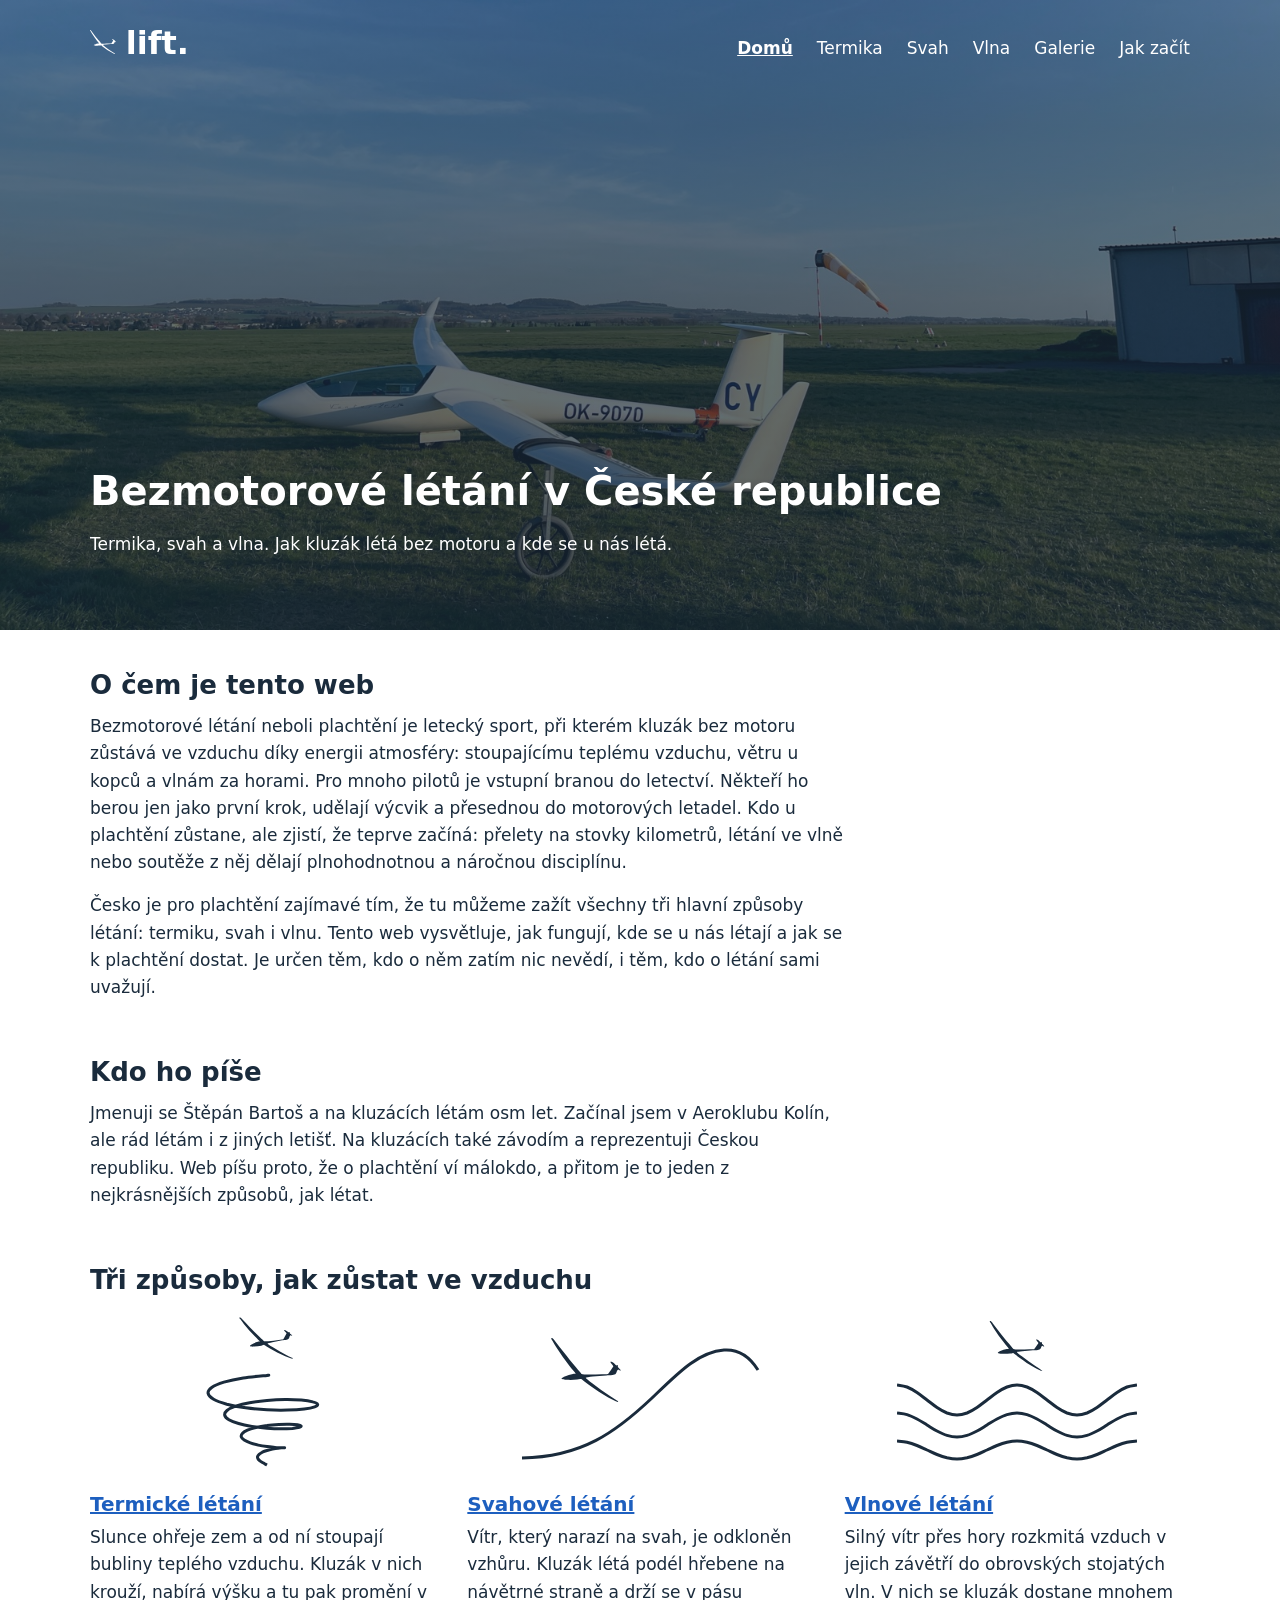
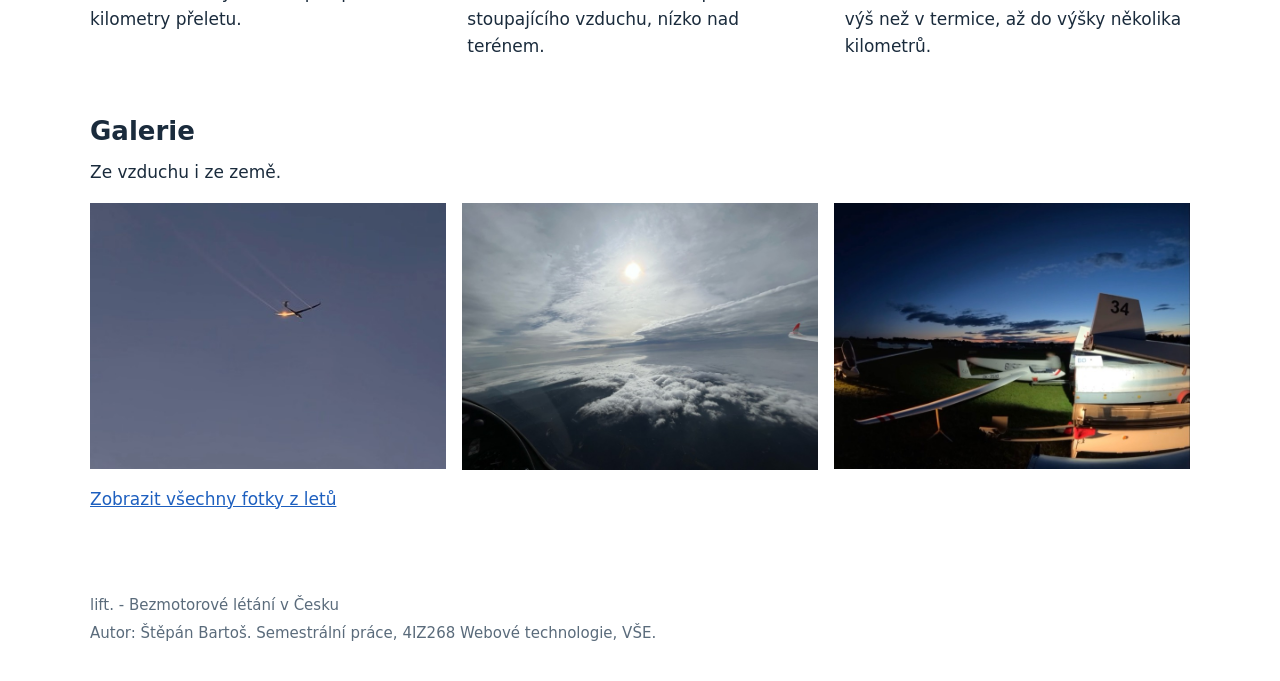
<file: index.html>
<!doctype html>
<html lang="cs">
<head>
  <meta charset="utf-8">
  <meta name="viewport" content="width=device-width, initial-scale=1">
  <title>Domů | lift.</title>
  <meta name="description" content="Osobní web plachtaře o bezmotorovém létání v Česku: termika, svah a vlna, první kroky k létání a zkušenosti z přeletů. Semestrální práce 4IZ268, VŠE.">
  <link rel="icon" href="favicon.png" type="image/png" sizes="32x32">
  <link rel="icon" href="favicon.svg" type="image/svg+xml">
  <link rel="stylesheet" href="css/style.css">
</head>
<body>
  <a href="#obsah">Přejít na obsah</a>

  <header id="uvod">
    <p><a href="index.html"><img src="img/logo.svg" alt="" width="37" height="34">lift.</a></p>
    <nav aria-label="Hlavní navigace">
      <ul>
        <li><a href="index.html" aria-current="page">Domů</a></li>
        <li><a href="termicke-letani.html">Termika</a></li>
        <li><a href="svahove-letani.html">Svah</a></li>
        <li><a href="vlnove-letani.html">Vlna</a></li>
        <li><a href="galerie.html">Galerie</a></li>
        <li><a href="jak-zacit.html">Jak začít</a></li>
      </ul>
    </nav>
    <hgroup>
      <h1 id="obsah">Bezmotorové létání v České republice</h1>
      <p>Termika, svah a vlna. Jak kluzák létá bez motoru a kde se u nás létá.</p>
    </hgroup>
  </header>

  <main>
    <section aria-labelledby="o-webu">
      <h2 id="o-webu">O čem je tento web</h2>
      <p>Bezmotorové létání neboli plachtění je letecký sport, při kterém kluzák bez motoru zůstává ve vzduchu díky energii atmosféry: stoupajícímu teplému vzduchu, větru u kopců a vlnám za horami. Pro mnoho pilotů je vstupní branou do letectví. Někteří ho berou jen jako první krok, udělají výcvik a přesednou do motorových letadel. Kdo u plachtění zůstane, ale zjistí, že teprve začíná: přelety na stovky kilometrů, létání ve vlně nebo soutěže z něj dělají plnohodnotnou a náročnou disciplínu.</p>
      <p>Česko je pro plachtění zajímavé tím, že tu můžeme zažít všechny tři hlavní způsoby létání: termiku, svah i vlnu. Tento web vysvětluje, jak fungují, kde se u nás létají a jak se k plachtění dostat. Je určen těm, kdo o něm zatím nic nevědí, i těm, kdo o létání sami uvažují.</p>
    </section>

    <section aria-labelledby="kdo-pise">
      <h2 id="kdo-pise">Kdo ho píše</h2>
      <p>Jmenuji se Štěpán Bartoš a na kluzácích létám osm let. Začínal jsem v Aeroklubu Kolín, ale rád létám i z jiných letišť. Na kluzácích také závodím a reprezentuji Českou republiku. Web píšu proto, že o plachtění ví málokdo, a přitom je to jeden z nejkrásnějších způsobů, jak létat.</p>
    </section>

    <section aria-labelledby="typy-letani">
      <h2 id="typy-letani">Tři způsoby, jak zůstat ve vzduchu</h2>

      <article aria-labelledby="typ-termika">
        <img src="img/ilustrace-termika.svg" alt="" width="240" height="160" loading="lazy">
        <h3 id="typ-termika"><a href="termicke-letani.html">Termické létání</a></h3>
        <p>Slunce ohřeje zem a od ní stoupají bubliny teplého vzduchu. Kluzák v nich krouží, nabírá výšku a tu pak promění v kilometry přeletu.</p>
      </article>

      <article aria-labelledby="typ-svah">
        <img src="img/ilustrace-svah.svg" alt="" width="240" height="160" loading="lazy">
        <h3 id="typ-svah"><a href="svahove-letani.html">Svahové létání</a></h3>
        <p>Vítr, který narazí na svah, je odkloněn vzhůru. Kluzák létá podél hřebene na návětrné straně a drží se v pásu stoupajícího vzduchu, nízko nad terénem.</p>
      </article>

      <article aria-labelledby="typ-vlna">
        <img src="img/ilustrace-vlna.svg" alt="" width="240" height="160" loading="lazy">
        <h3 id="typ-vlna"><a href="vlnove-letani.html">Vlnové létání</a></h3>
        <p>Silný vítr přes hory rozkmitá vzduch v jejich závětří do obrovských stojatých vln. V nich se kluzák dostane mnohem výš než v termice, až do výšky několika kilometrů.</p>
      </article>
    </section>

    <section aria-labelledby="galerie">
      <h2 id="galerie">Galerie</h2>
      <p>Ze vzduchu i ze země.</p>
      <ul>
        <li>
          <figure>
            <a href="galerie.html"><img src="img/nahledy/kluzak-ve-vecernim-svetle.jpg" alt="Galerie: kluzák vysoko na tmavnoucí večerní obloze, trup se leskne v posledním slunci." width="453" height="800" loading="lazy"></a>
          </figure>
        </li>
        <li>
          <figure>
            <a href="galerie.html"><img src="img/nahledy/slunce-nad-oblacnosti.jpg" alt="Galerie: slunce za závojem vysoké oblačnosti nad vrstvou bílých mraků, vpravo konec křídla a vlevo rám kabiny." width="800" height="600" loading="lazy"></a>
          </figure>
        </li>
        <li>
          <figure>
            <a href="galerie.html"><img src="img/nahledy/letiste-po-soumraku.jpg" alt="Galerie: kluzáky stojící na trávě za soumraku, v popředí ocasní plocha s číslem 34." width="800" height="703" loading="lazy"></a>
          </figure>
        </li>
      </ul>
      <p><a href="galerie.html">Zobrazit všechny fotky z letů</a></p>
    </section>
  </main>

  <footer>
    <p>lift. - Bezmotorové létání v Česku</p>
    <p>Autor: Štěpán Bartoš. Semestrální práce, 4IZ268 Webové technologie, VŠE.</p>
  </footer>
</body>
</html>
</file>
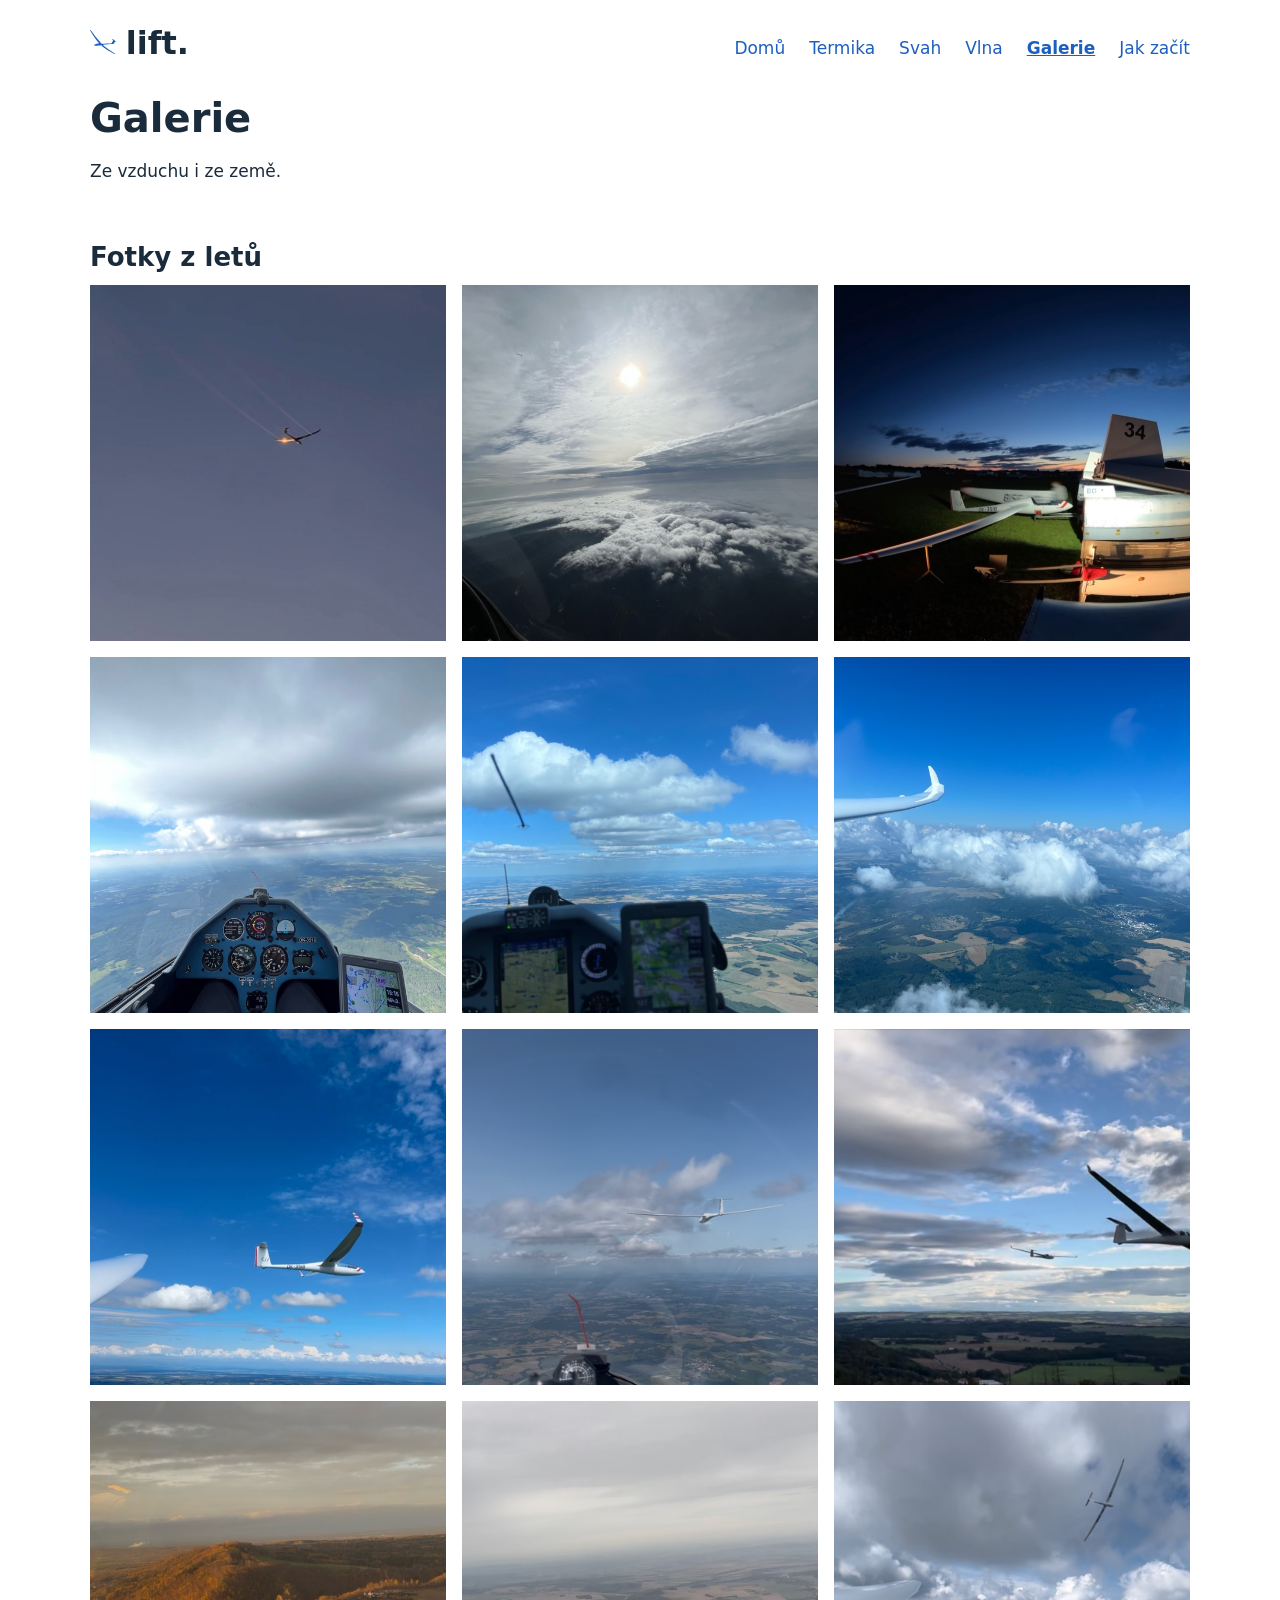
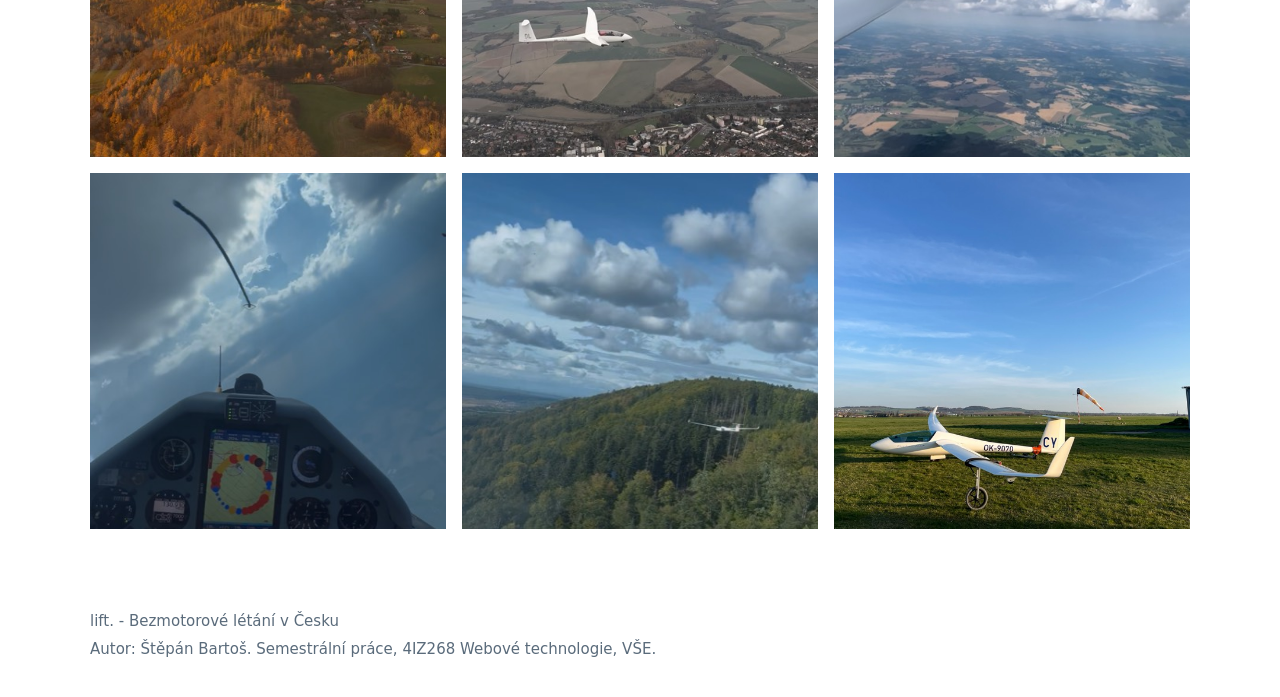
<file: galerie.html>
<!doctype html>
<html lang="cs">
<head>
  <meta charset="utf-8">
  <meta name="viewport" content="width=device-width, initial-scale=1">
  <title>Galerie | lift.</title>
  <meta name="description" content="Galerie fotek z bezmotorových letů nad Českem: výhledy z kokpitu, kluzák ve vzduchu, krajina a oblačnost při přeletech.">
  <link rel="icon" href="favicon.png" type="image/png" sizes="32x32">
  <link rel="icon" href="favicon.svg" type="image/svg+xml">
  <link rel="stylesheet" href="css/style.css">
</head>
<body>
  <a href="#obsah">Přejít na obsah</a>

  <header>
    <p><a href="index.html"><img src="img/logo.svg" alt="" width="37" height="34">lift.</a></p>
    <nav aria-label="Hlavní navigace">
      <ul>
        <li><a href="index.html">Domů</a></li>
        <li><a href="termicke-letani.html">Termika</a></li>
        <li><a href="svahove-letani.html">Svah</a></li>
        <li><a href="vlnove-letani.html">Vlna</a></li>
        <li><a href="galerie.html" aria-current="page">Galerie</a></li>
        <li><a href="jak-zacit.html">Jak začít</a></li>
      </ul>
    </nav>
  </header>

  <main id="obsah">
    <h1>Galerie</h1>
    <p>Ze vzduchu i ze země.</p>

    <section aria-labelledby="fotky">
      <h2 id="fotky">Fotky z letů</h2>
      <ul>
        <li>
          <figure>
            <a href="img/kluzak-ve-vecernim-svetle.jpg"><img src="img/nahledy/kluzak-ve-vecernim-svetle.jpg" alt="Kluzák vysoko na tmavnoucí večerní obloze, trup se leskne v posledním slunci." width="453" height="800" loading="lazy"></a>
          </figure>
        </li>
        <li>
          <figure>
            <a href="img/slunce-nad-oblacnosti.jpg"><img src="img/nahledy/slunce-nad-oblacnosti.jpg" alt="Slunce za závojem vysoké oblačnosti nad vrstvou bílých mraků, vpravo konec křídla a vlevo rám kabiny." width="800" height="600" loading="lazy"></a>
          </figure>
        </li>
        <li>
          <figure>
            <a href="img/letiste-po-soumraku.jpg"><img src="img/nahledy/letiste-po-soumraku.jpg" alt="Kluzáky stojící na trávě za soumraku, v popředí ocasní plocha s číslem 34." width="800" height="703" loading="lazy"></a>
          </figure>
        </li>
        <li>
          <figure>
            <a href="img/pristrojova-deska-za-letu.jpg"><img src="img/nahledy/pristrojova-deska-za-letu.jpg" alt="Výhled z kokpitu přes přístrojovou desku a navigaci na krajinu pod širokou vrstvou mraků." width="600" height="800" loading="lazy"></a>
          </figure>
        </li>
        <li>
          <figure>
            <a href="img/kokpit-s-oblacnosti.jpg"><img src="img/nahledy/kokpit-s-oblacnosti.jpg" alt="Pohled z kokpitu přes přístrojovou desku s navigací na kupovitou oblačnost nad rozlehlou krajinou." width="600" height="800" loading="lazy"></a>
          </figure>
        </li>
        <li>
          <figure>
            <a href="img/kridlo-nad-oblacnosti.jpg"><img src="img/nahledy/kridlo-nad-oblacnosti.jpg" alt="Konec křídla kluzáku nad kupovitou oblačností, pod ní lesy, pole a město." width="600" height="800" loading="lazy"></a>
          </figure>
        </li>
        <li>
          <figure>
            <a href="img/kluzak-na-modre-obloze.jpg"><img src="img/nahledy/kluzak-na-modre-obloze.jpg" alt="Bílý kluzák letí na sytě modré obloze s malou kupovitou oblačností, vlevo je křídlo kluzáku, ze kterého fotka vznikla." width="800" height="602" loading="lazy"></a>
          </figure>
        </li>
        <li>
          <figure>
            <a href="img/kluzak-pred-kokpitem.jpg"><img src="img/nahledy/kluzak-pred-kokpitem.jpg" alt="Před kokpitem letí další kluzák nad krajinou s poli a městy." width="455" height="800" loading="lazy"></a>
          </figure>
        </li>
        <li>
          <figure>
            <a href="img/dva-kluzaky-u-svahu.jpg"><img src="img/nahledy/dva-kluzaky-u-svahu.jpg" alt="Dva kluzáky letí nad zalesněným svahem pod oblohou s vrstvami mraků." width="800" height="454" loading="lazy"></a>
          </figure>
        </li>
        <li>
          <figure>
            <a href="img/podzimni-hreben.jpg"><img src="img/nahledy/podzimni-hreben.jpg" alt="Podzimně zbarvený zalesněný hřeben a vesnice pod ním ve večerním světle, viděné z kluzáku." width="455" height="800" loading="lazy"></a>
          </figure>
        </li>
        <li>
          <figure>
            <a href="img/kluzak-nad-mestem.jpg"><img src="img/nahledy/kluzak-nad-mestem.jpg" alt="Kluzák letí nad městem a poli pod šedou oblohou, vlevo nahoře je konec křídla." width="800" height="458" loading="lazy"></a>
          </figure>
        </li>
        <li>
          <figure>
            <a href="img/zatacka-pod-mraky.jpg"><img src="img/nahledy/zatacka-pod-mraky.jpg" alt="Kluzák v zatáčce pod šedými mraky, pod ním pole a stín oblaku na krajině." width="459" height="800" loading="lazy"></a>
          </figure>
        </li>
        <li>
          <figure>
            <a href="img/krouzeni-pod-mrakem.jpg"><img src="img/nahledy/krouzeni-pod-mrakem.jpg" alt="Pohled z kokpitu v náklonu na tmavé mraky, na displeji navigace je barevný kruh." width="455" height="800" loading="lazy"></a>
          </figure>
        </li>
        <li>
          <figure>
            <a href="img/kluzak-nad-hrebenem.jpg"><img src="img/nahledy/kluzak-nad-hrebenem.jpg" alt="Z kokpitu je vidět další kluzák letící nízko nad zalesněným hřebenem." width="385" height="800" loading="lazy"></a>
          </figure>
        </li>
        <li>
          <figure>
            <a href="img/kluzak-na-letisti.jpg"><img src="img/nahledy/kluzak-na-letisti.jpg" alt="Bílý kluzák OK-9070 stojí na travnaté ploše letiště, za ním větrný rukáv a hangár pod modrou oblohou." width="800" height="600" loading="lazy"></a>
          </figure>
        </li>
      </ul>
    </section>
  </main>

  <footer>
    <p>lift. - Bezmotorové létání v Česku</p>
    <p>Autor: Štěpán Bartoš. Semestrální práce, 4IZ268 Webové technologie, VŠE.</p>
  </footer>
</body>
</html>
</file>
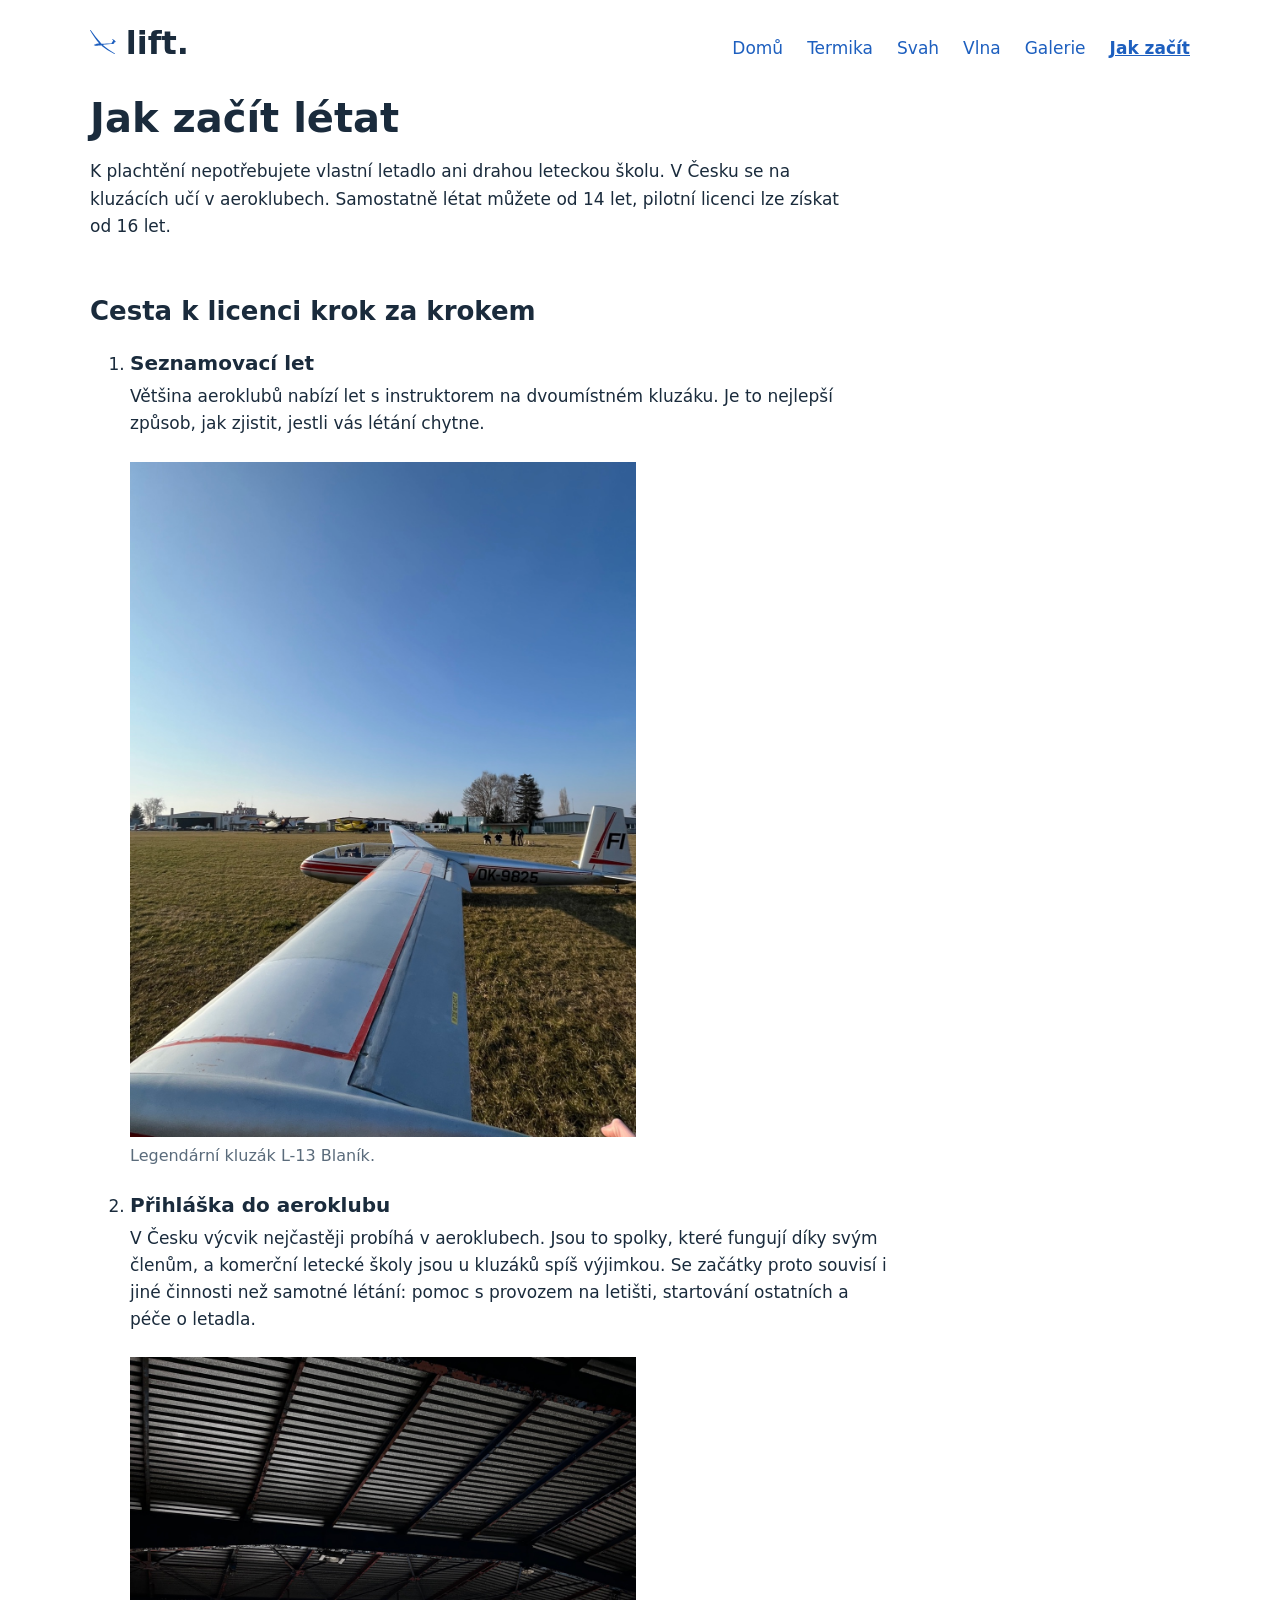
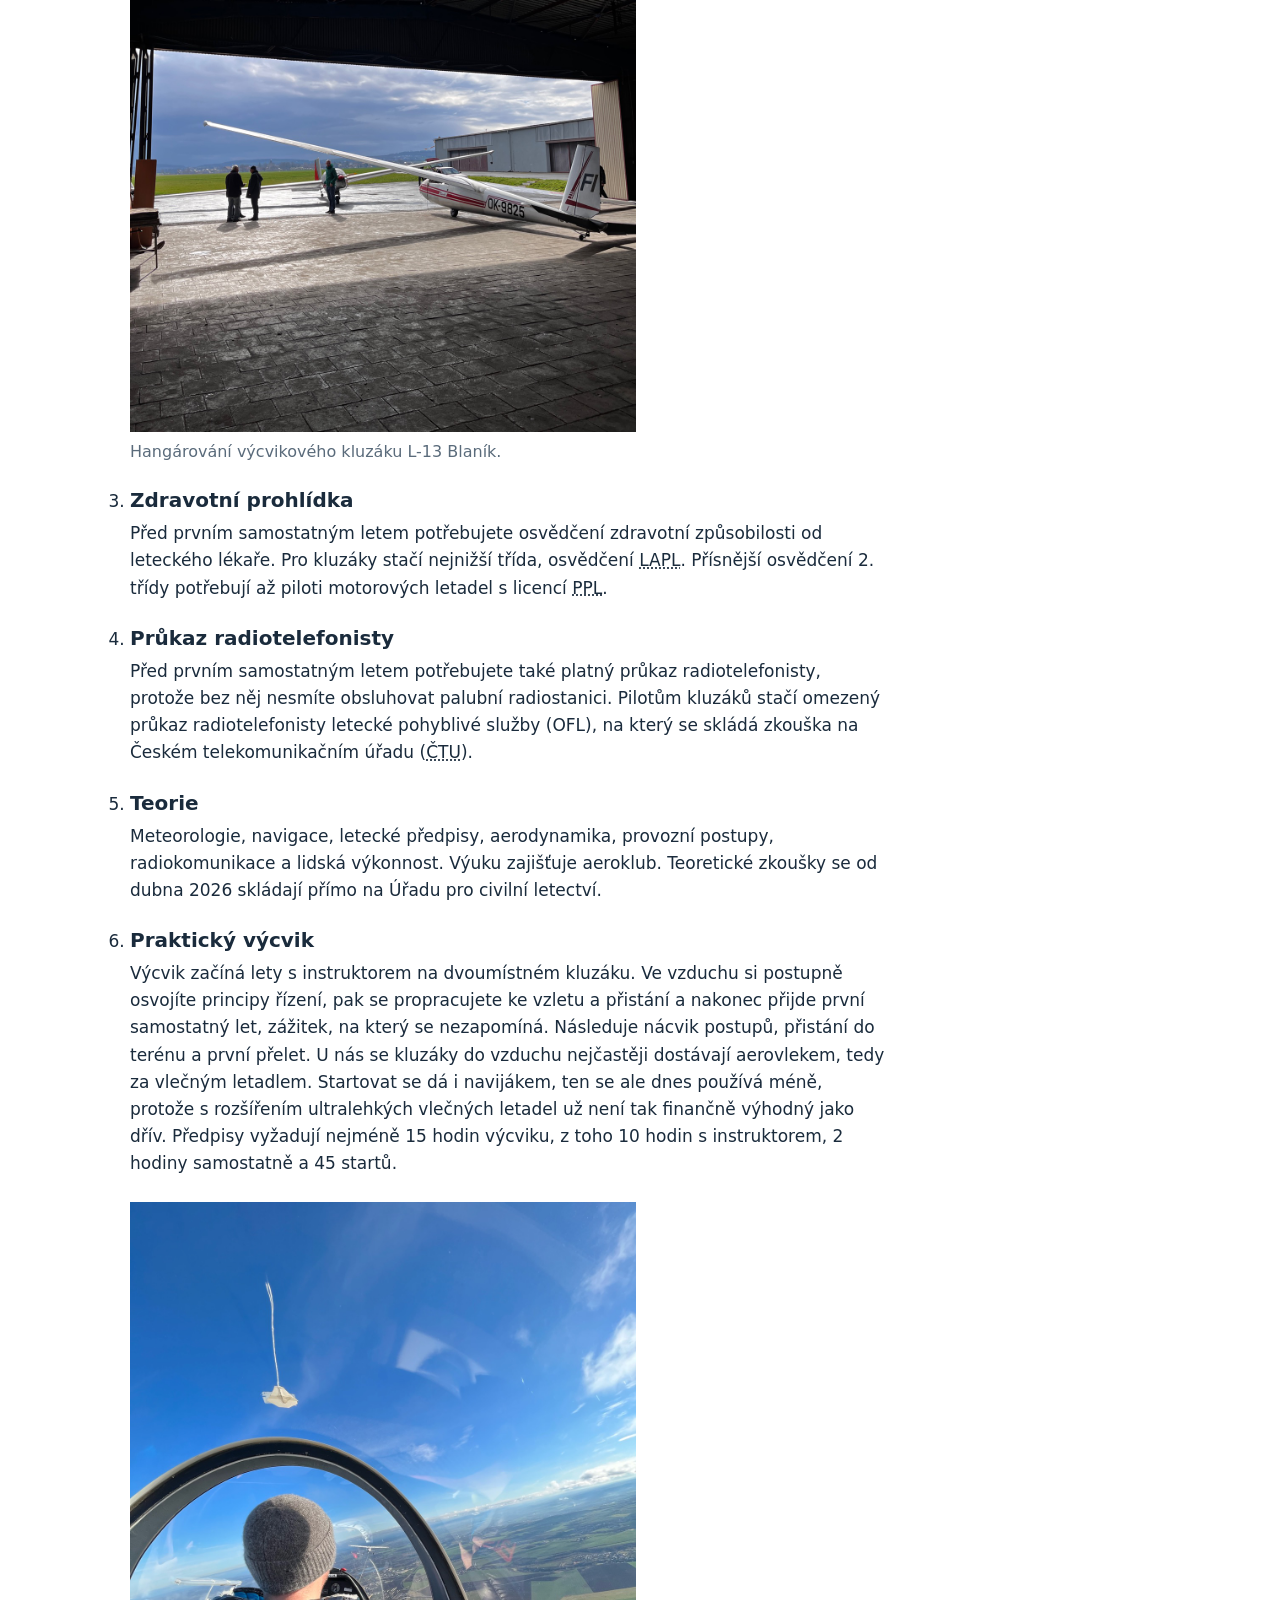
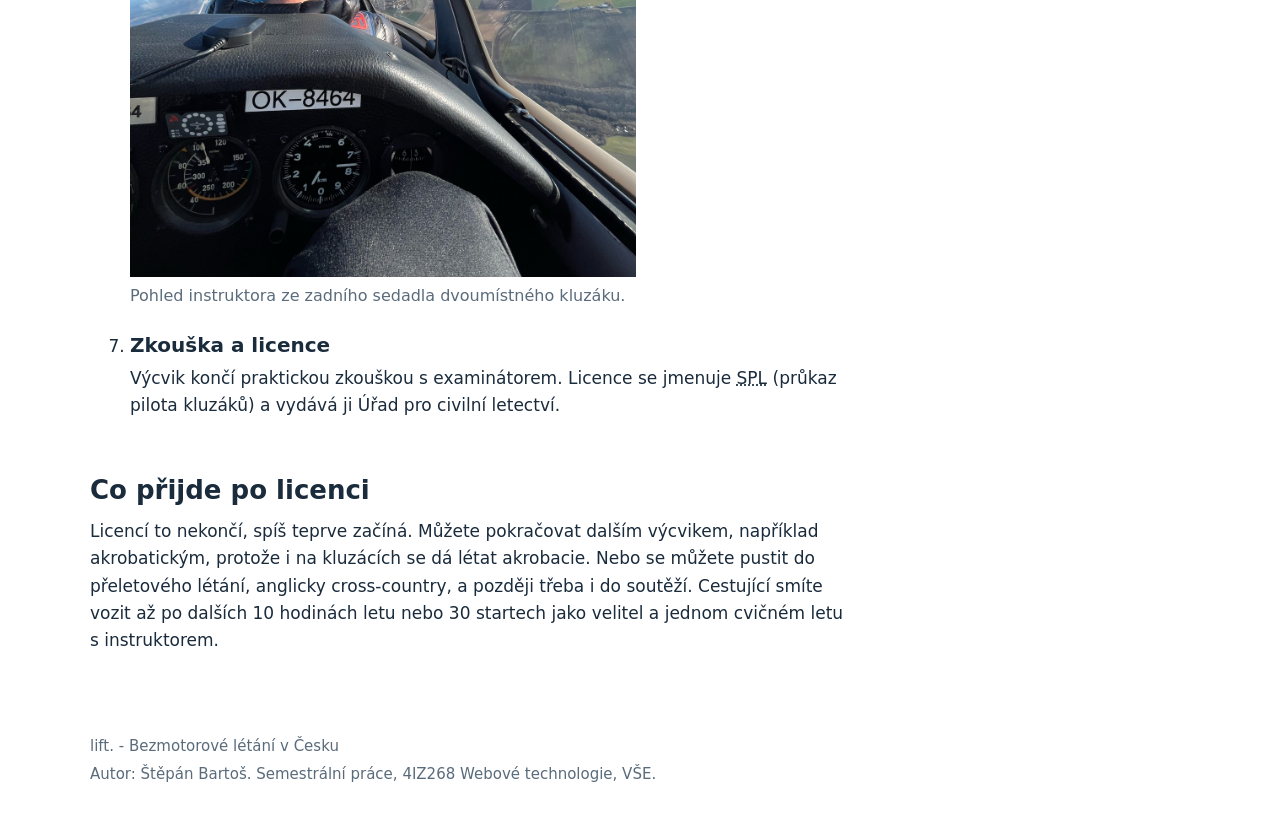
<file: jak-zacit.html>
<!doctype html>
<html lang="cs">
<head>
  <meta charset="utf-8">
  <meta name="viewport" content="width=device-width, initial-scale=1">
  <title>Jak začít létat | lift.</title>
  <meta name="description" content="Jak se stát plachtařem v Česku: výběr aeroklubu, průběh výcviku, pilotní licence a náklady na začátek.">
  <link rel="icon" href="favicon.png" type="image/png" sizes="32x32">
  <link rel="icon" href="favicon.svg" type="image/svg+xml">
  <link rel="stylesheet" href="css/style.css">
</head>
<body>
  <a href="#obsah">Přejít na obsah</a>

  <header>
    <p><a href="index.html"><img src="img/logo.svg" alt="" width="37" height="34">lift.</a></p>
    <nav aria-label="Hlavní navigace">
      <ul>
        <li><a href="index.html">Domů</a></li>
        <li><a href="termicke-letani.html">Termika</a></li>
        <li><a href="svahove-letani.html">Svah</a></li>
        <li><a href="vlnove-letani.html">Vlna</a></li>
        <li><a href="galerie.html">Galerie</a></li>
        <li><a href="jak-zacit.html" aria-current="page">Jak začít</a></li>
      </ul>
    </nav>
  </header>

  <main id="obsah">
    <h1>Jak začít létat</h1>
    <p>K plachtění nepotřebujete vlastní letadlo ani drahou leteckou školu. V Česku se na kluzácích učí v aeroklubech. Samostatně létat můžete od 14 let, pilotní licenci lze získat od 16 let.</p>
    <section aria-labelledby="kroky">
      <h2 id="kroky">Cesta k licenci krok za krokem</h2>
      <ol>
        <li>
          <h3>Seznamovací let</h3>
          <p>Většina aeroklubů nabízí let s instruktorem na dvoumístném kluzáku. Je to nejlepší způsob, jak zjistit, jestli vás létání chytne.</p>
          <figure>
            <img src="img/kluzak-na-trave.jpg" alt="Stříbrný kluzák OK-9825 s červenými pruhy stojí na trávě letiště, v popředí je jeho křídlo." width="1199" height="1600" loading="lazy">
            <figcaption>Legendární kluzák L-13 Blaník.</figcaption>
          </figure>
        </li>
        <li>
          <h3>Přihláška do aeroklubu</h3>
          <p>V Česku výcvik nejčastěji probíhá v aeroklubech. Jsou to spolky, které fungují díky svým členům, a komerční letecké školy jsou u kluzáků spíš výjimkou. Se začátky proto souvisí i jiné činnosti než samotné létání: pomoc s provozem na letišti, startování ostatních a péče o letadla.</p>
          <figure>
            <img src="img/kluzak-u-hangaru.jpg" alt="Pohled z hangáru na kluzák OK-9825 a skupinu lidí na ploše před hangárem pod zataženou oblohou." width="1200" height="1600" loading="lazy">
            <figcaption>Hangárování výcvikového kluzáku L-13 Blaník.</figcaption>
          </figure>
        </li>
        <li>
          <h3>Zdravotní prohlídka</h3>
          <p>Před prvním samostatným letem potřebujete osvědčení zdravotní způsobilosti od leteckého lékaře. Pro kluzáky stačí nejnižší třída, osvědčení <abbr title="Light Aircraft Pilot Licence">LAPL</abbr>. Přísnější osvědčení 2. třídy potřebují až piloti motorových letadel s licencí <abbr title="Private Pilot Licence">PPL</abbr>.</p>
        </li>
        <li>
          <h3>Průkaz radiotelefonisty</h3>
          <p>Před prvním samostatným letem potřebujete také platný průkaz radiotelefonisty, protože bez něj nesmíte obsluhovat palubní radiostanici. Pilotům kluzáků stačí omezený průkaz radiotelefonisty letecké pohyblivé služby (OFL), na který se skládá zkouška na Českém telekomunikačním úřadu (<abbr title="Český telekomunikační úřad">ČTU</abbr>).</p>
        </li>
        <li>
          <h3>Teorie</h3>
          <p>Meteorologie, navigace, letecké předpisy, aerodynamika, provozní postupy, radiokomunikace a lidská výkonnost. Výuku zajišťuje aeroklub. Teoretické zkoušky se od dubna 2026 skládají přímo na Úřadu pro civilní letectví.</p>
        </li>
        <li>
          <h3>Praktický výcvik</h3>
          <p>Výcvik začíná lety s instruktorem na dvoumístném kluzáku. Ve vzduchu si postupně osvojíte principy řízení, pak se propracujete ke vzletu a přistání a nakonec přijde první samostatný let, zážitek, na který se nezapomíná. Následuje nácvik postupů, přistání do terénu a první přelet. U nás se kluzáky do vzduchu nejčastěji dostávají aerovlekem, tedy za vlečným letadlem. Startovat se dá i navijákem, ten se ale dnes používá méně, protože s rozšířením ultralehkých vlečných letadel už není tak finančně výhodný jako dřív. Předpisy vyžadují nejméně 15 hodin výcviku, z toho 10 hodin s instruktorem, 2 hodiny samostatně a 45 startů.</p>
          <figure>
            <img src="img/vyhled-ze-zadniho-sedadla.jpg" alt="Výhled ze zadního sedadla dvoumístného kluzáku na osobu v čepici, přístroje a krajinu pod kluzákem." width="1200" height="1600" loading="lazy">
            <figcaption>Pohled instruktora ze zadního sedadla dvoumístného kluzáku.</figcaption>
          </figure>
        </li>
        <li>
          <h3>Zkouška a licence</h3>
          <p>Výcvik končí praktickou zkouškou s examinátorem. Licence se jmenuje <abbr title="Sailplane Pilot Licence">SPL</abbr> (průkaz pilota kluzáků) a vydává ji Úřad pro civilní letectví.</p>
        </li>
      </ol>
    </section>

    <section aria-labelledby="po-licenci">
      <h2 id="po-licenci">Co přijde po licenci</h2>
      <p>Licencí to nekončí, spíš teprve začíná. Můžete pokračovat dalším výcvikem, například akrobatickým, protože i na kluzácích se dá létat akrobacie. Nebo se můžete pustit do přeletového létání, anglicky cross-country, a později třeba i do soutěží. Cestující smíte vozit až po dalších 10 hodinách letu nebo 30 startech jako velitel a jednom cvičném letu s instruktorem.</p>
    </section>
  </main>

  <footer>
    <p>lift. - Bezmotorové létání v Česku</p>
    <p>Autor: Štěpán Bartoš. Semestrální práce, 4IZ268 Webové technologie, VŠE.</p>
  </footer>
</body>
</html>
</file>
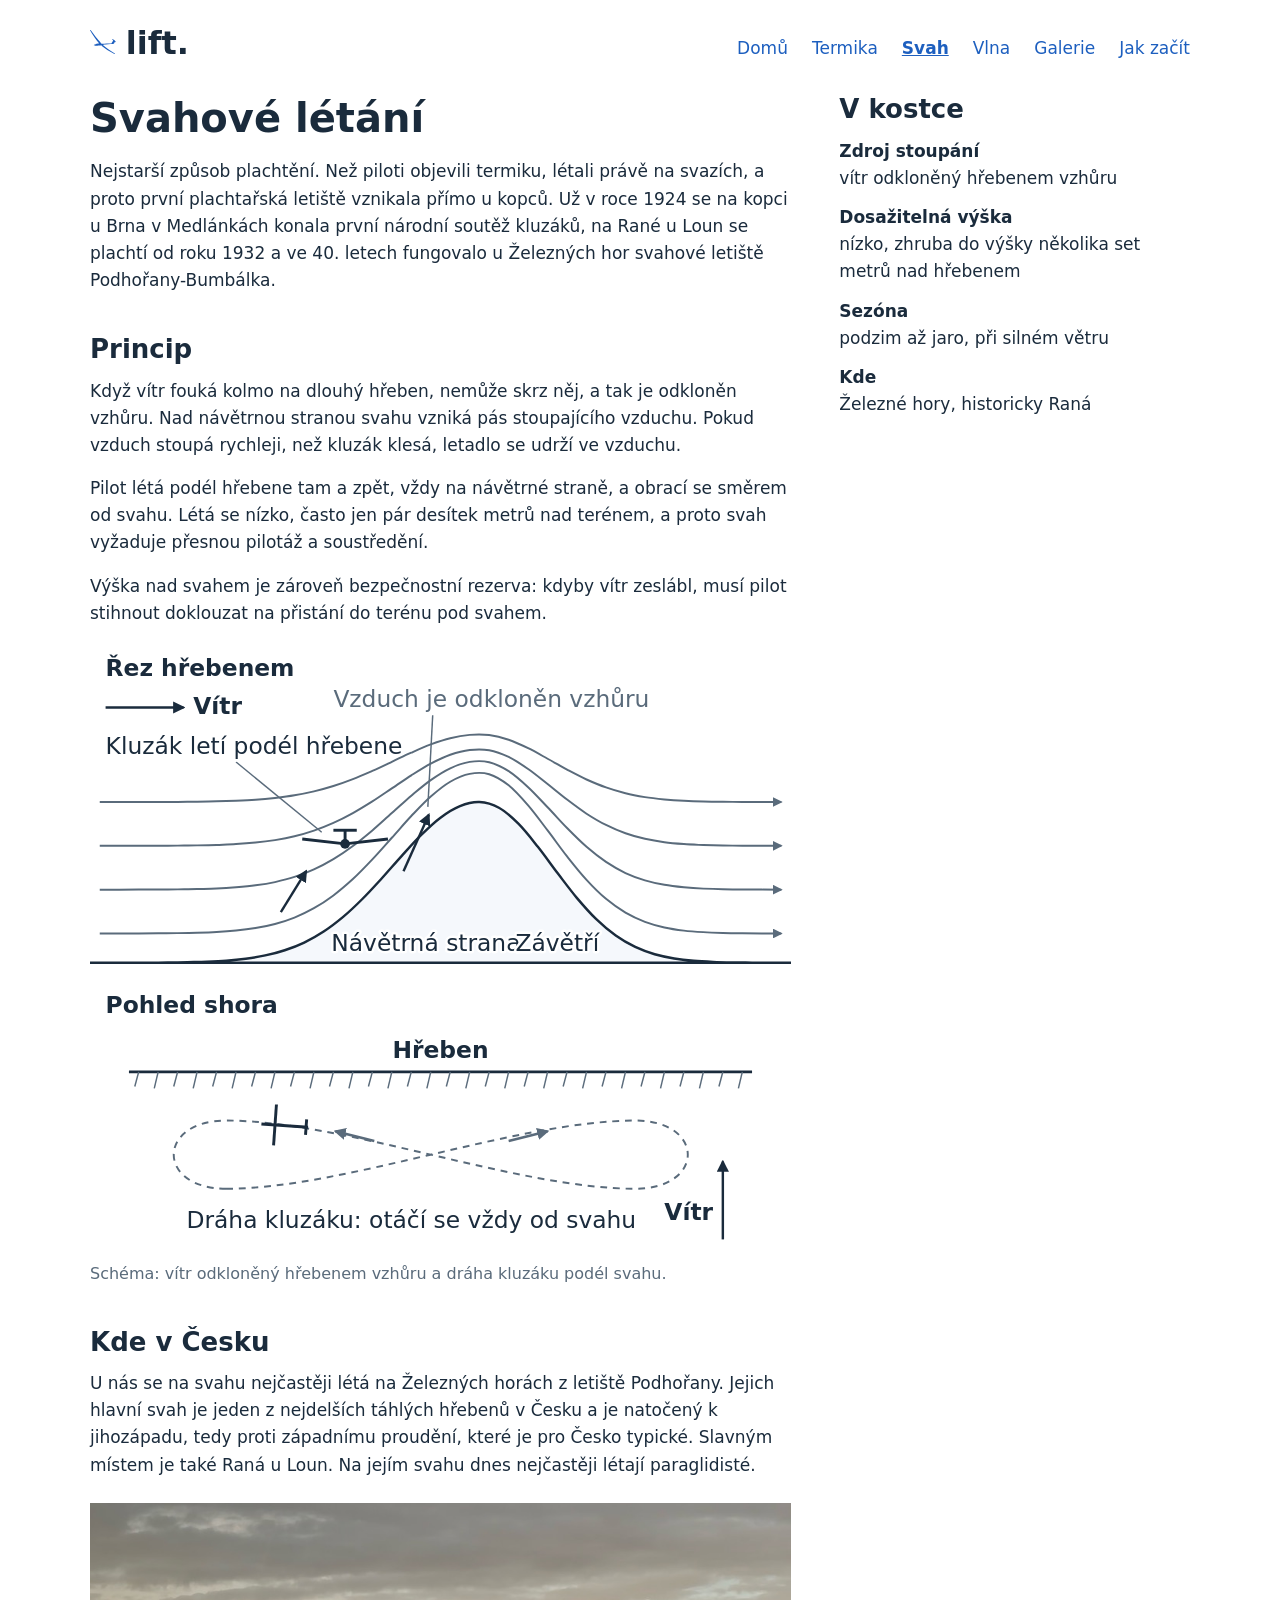
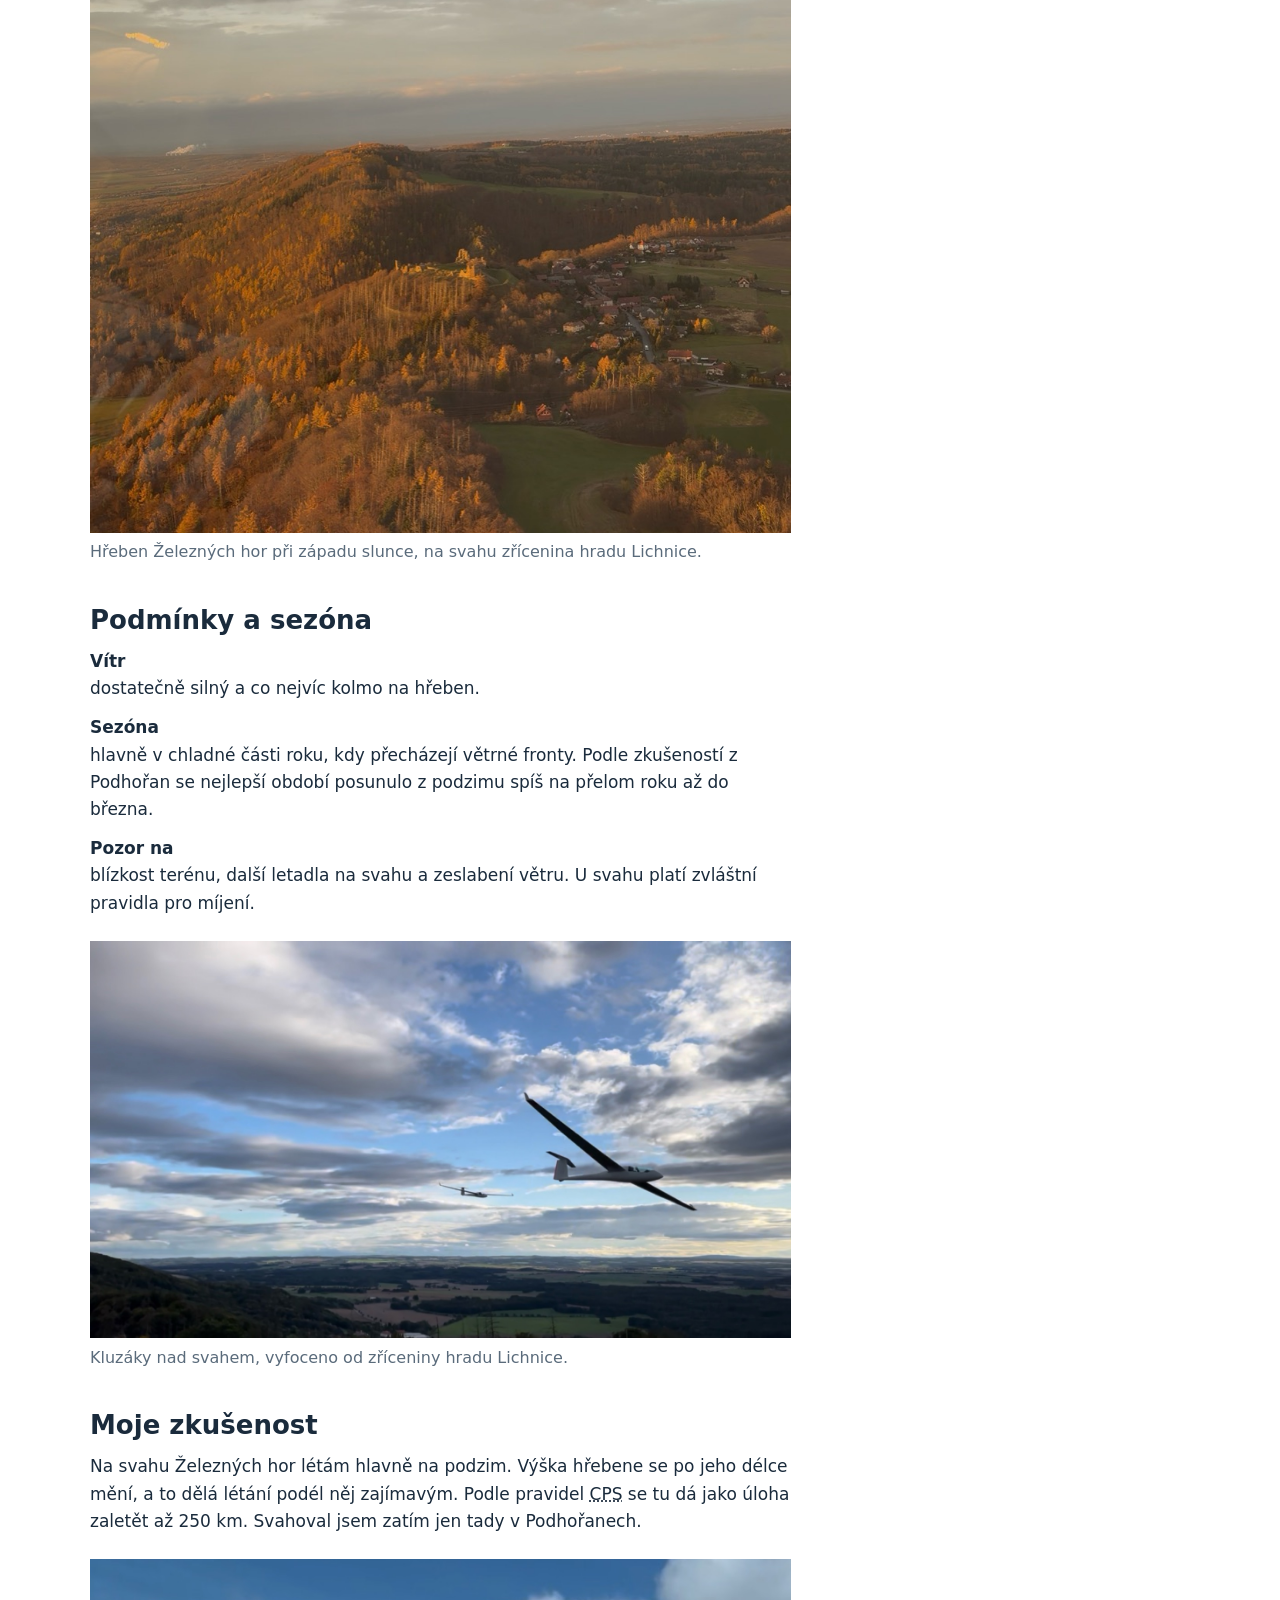
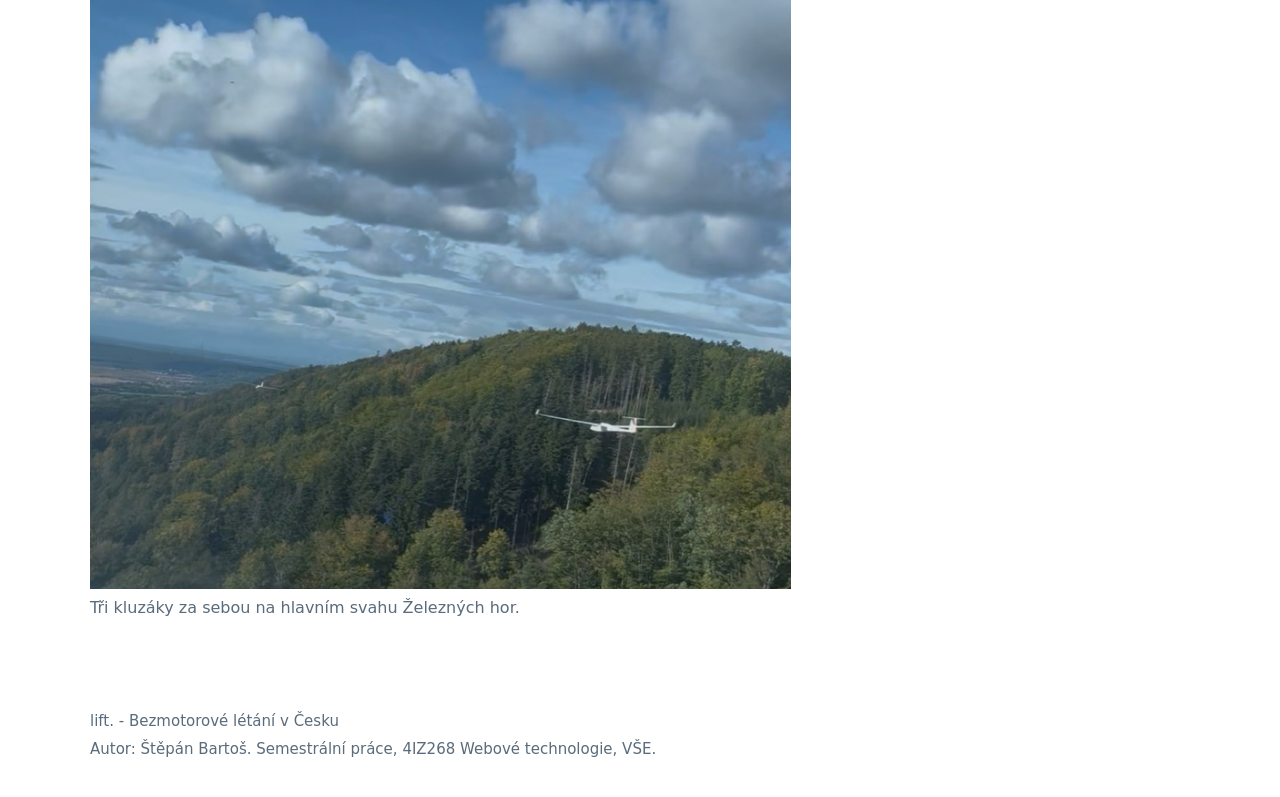
<file: svahove-letani.html>
<!doctype html>
<html lang="cs">
<head>
  <meta charset="utf-8">
  <meta name="viewport" content="width=device-width, initial-scale=1">
  <title>Svahové létání | lift.</title>
  <meta name="description" content="Jak kluzák využívá vítr obtékající svah, kde se v Česku svahově létá, jaké podmínky k tomu patří a osobní zkušenosti plachtaře.">
  <link rel="icon" href="favicon.png" type="image/png" sizes="32x32">
  <link rel="icon" href="favicon.svg" type="image/svg+xml">
  <link rel="stylesheet" href="css/style.css">
</head>
<body>
  <a href="#obsah">Přejít na obsah</a>

  <header>
    <p><a href="index.html"><img src="img/logo.svg" alt="" width="37" height="34">lift.</a></p>
    <nav aria-label="Hlavní navigace">
      <ul>
        <li><a href="index.html">Domů</a></li>
        <li><a href="termicke-letani.html">Termika</a></li>
        <li><a href="svahove-letani.html" aria-current="page">Svah</a></li>
        <li><a href="vlnove-letani.html">Vlna</a></li>
        <li><a href="galerie.html">Galerie</a></li>
        <li><a href="jak-zacit.html">Jak začít</a></li>
      </ul>
    </nav>
  </header>

  <main id="obsah">
    <article>
      <h1>Svahové létání</h1>
      <p>Nejstarší způsob plachtění. Než piloti objevili termiku, létali právě na svazích, a proto první plachtařská letiště vznikala přímo u kopců. Už v roce 1924 se na kopci u Brna v Medlánkách konala první národní soutěž kluzáků, na Rané u Loun se plachtí od roku 1932 a ve 40. letech fungovalo u Železných hor svahové letiště Podhořany-Bumbálka.</p>

      <section aria-labelledby="princip">
        <h2 id="princip">Princip</h2>
        <p>Když vítr fouká kolmo na dlouhý hřeben, nemůže skrz něj, a tak je odkloněn vzhůru. Nad návětrnou stranou svahu vzniká pás stoupajícího vzduchu. Pokud vzduch stoupá rychleji, než kluzák klesá, letadlo se udrží ve vzduchu.</p>
        <p>Pilot létá podél hřebene tam a zpět, vždy na návětrné straně, a obrací se směrem od svahu. Létá se nízko, často jen pár desítek metrů nad terénem, a proto svah vyžaduje přesnou pilotáž a soustředění.</p>
        <p>Výška nad svahem je zároveň bezpečnostní rezerva: kdyby vítr zeslábl, musí pilot stihnout doklouzat na přistání do terénu pod svahem.</p>
        <figure>
          <img src="img/schema-svah.svg" alt="Schéma svahu ve dvou pohledech. V řezu vítr naráží na hřeben a je odkloněn vzhůru, kluzák letí nad návětrnou stranou. Při pohledu shora létá podél hřebene ve tvaru osmičky a otáčí se vždy od svahu." width="720" height="620" loading="lazy">
          <figcaption>Schéma: vítr odkloněný hřebenem vzhůru a dráha kluzáku podél svahu.</figcaption>
        </figure>
      </section>

      <section aria-labelledby="kde">
        <h2 id="kde">Kde v Česku</h2>
        <p>U nás se na svahu nejčastěji létá na Železných horách z letiště Podhořany. Jejich hlavní svah je jeden z nejdelších táhlých hřebenů v Česku a je natočený k jihozápadu, tedy proti západnímu proudění, které je pro Česko typické. Slavným místem je také Raná u Loun. Na jejím svahu dnes nejčastěji létají paraglidisté.</p>
        <figure>
          <img src="img/podzimni-hreben.jpg" alt="Podzimně zbarvený zalesněný hřeben Železných hor se zříceninou hradu na svahu a vesnicí pod ním ve večerním světle, viděný z kluzáku." width="910" height="1600" loading="lazy">
          <figcaption>Hřeben Železných hor při západu slunce, na svahu zřícenina hradu Lichnice.</figcaption>
        </figure>
      </section>

      <section aria-labelledby="podminky">
        <h2 id="podminky">Podmínky a sezóna</h2>
        <dl>
          <dt>Vítr</dt>
          <dd>dostatečně silný a co nejvíc kolmo na hřeben.</dd>
          <dt>Sezóna</dt>
          <dd>hlavně v chladné části roku, kdy přecházejí větrné fronty. Podle zkušeností z Podhořan se nejlepší období posunulo z podzimu spíš na přelom roku až do března.</dd>
          <dt>Pozor na</dt>
          <dd>blízkost terénu, další letadla na svahu a zeslabení větru. U svahu platí zvláštní pravidla pro míjení.</dd>
        </dl>
        <figure>
          <img src="img/dva-kluzaky-u-svahu.jpg" alt="Dva kluzáky letí nad zalesněným svahem pod oblohou s vrstvami mraků." width="1600" height="907" loading="lazy">
          <figcaption>Kluzáky nad svahem, vyfoceno od zříceniny hradu Lichnice.</figcaption>
        </figure>
      </section>

      <section aria-labelledby="zkusenost">
        <h2 id="zkusenost">Moje zkušenost</h2>
        <p>Na svahu Železných hor létám hlavně na podzim. Výška hřebene se po jeho délce mění, a to dělá létání podél něj zajímavým. Podle pravidel <abbr title="Celostátní plachtařská soutěž">CPS</abbr> se tu dá jako úloha zaletět až 250 km. Svahoval jsem zatím jen tady v Podhořanech.</p>
        <figure>
          <img src="img/kluzak-nad-hrebenem.jpg" alt="Z kokpitu jsou vidět dva další kluzáky letící za sebou nízko nad zalesněným hřebenem." width="770" height="1600" loading="lazy">
          <figcaption>Tři kluzáky za sebou na hlavním svahu Železných hor.</figcaption>
        </figure>
      </section>
    </article>

    <aside aria-labelledby="v-kostce">
      <h2 id="v-kostce">V kostce</h2>
      <dl>
        <dt>Zdroj stoupání</dt>
        <dd>vítr odkloněný hřebenem vzhůru</dd>
        <dt>Dosažitelná výška</dt>
        <dd>nízko, zhruba do výšky několika set metrů nad hřebenem</dd>
        <dt>Sezóna</dt>
        <dd>podzim až jaro, při silném větru</dd>
        <dt>Kde</dt>
        <dd>Železné hory, historicky Raná</dd>
      </dl>
    </aside>
  </main>

  <footer>
    <p>lift. - Bezmotorové létání v Česku</p>
    <p>Autor: Štěpán Bartoš. Semestrální práce, 4IZ268 Webové technologie, VŠE.</p>
  </footer>
</body>
</html>
</file>
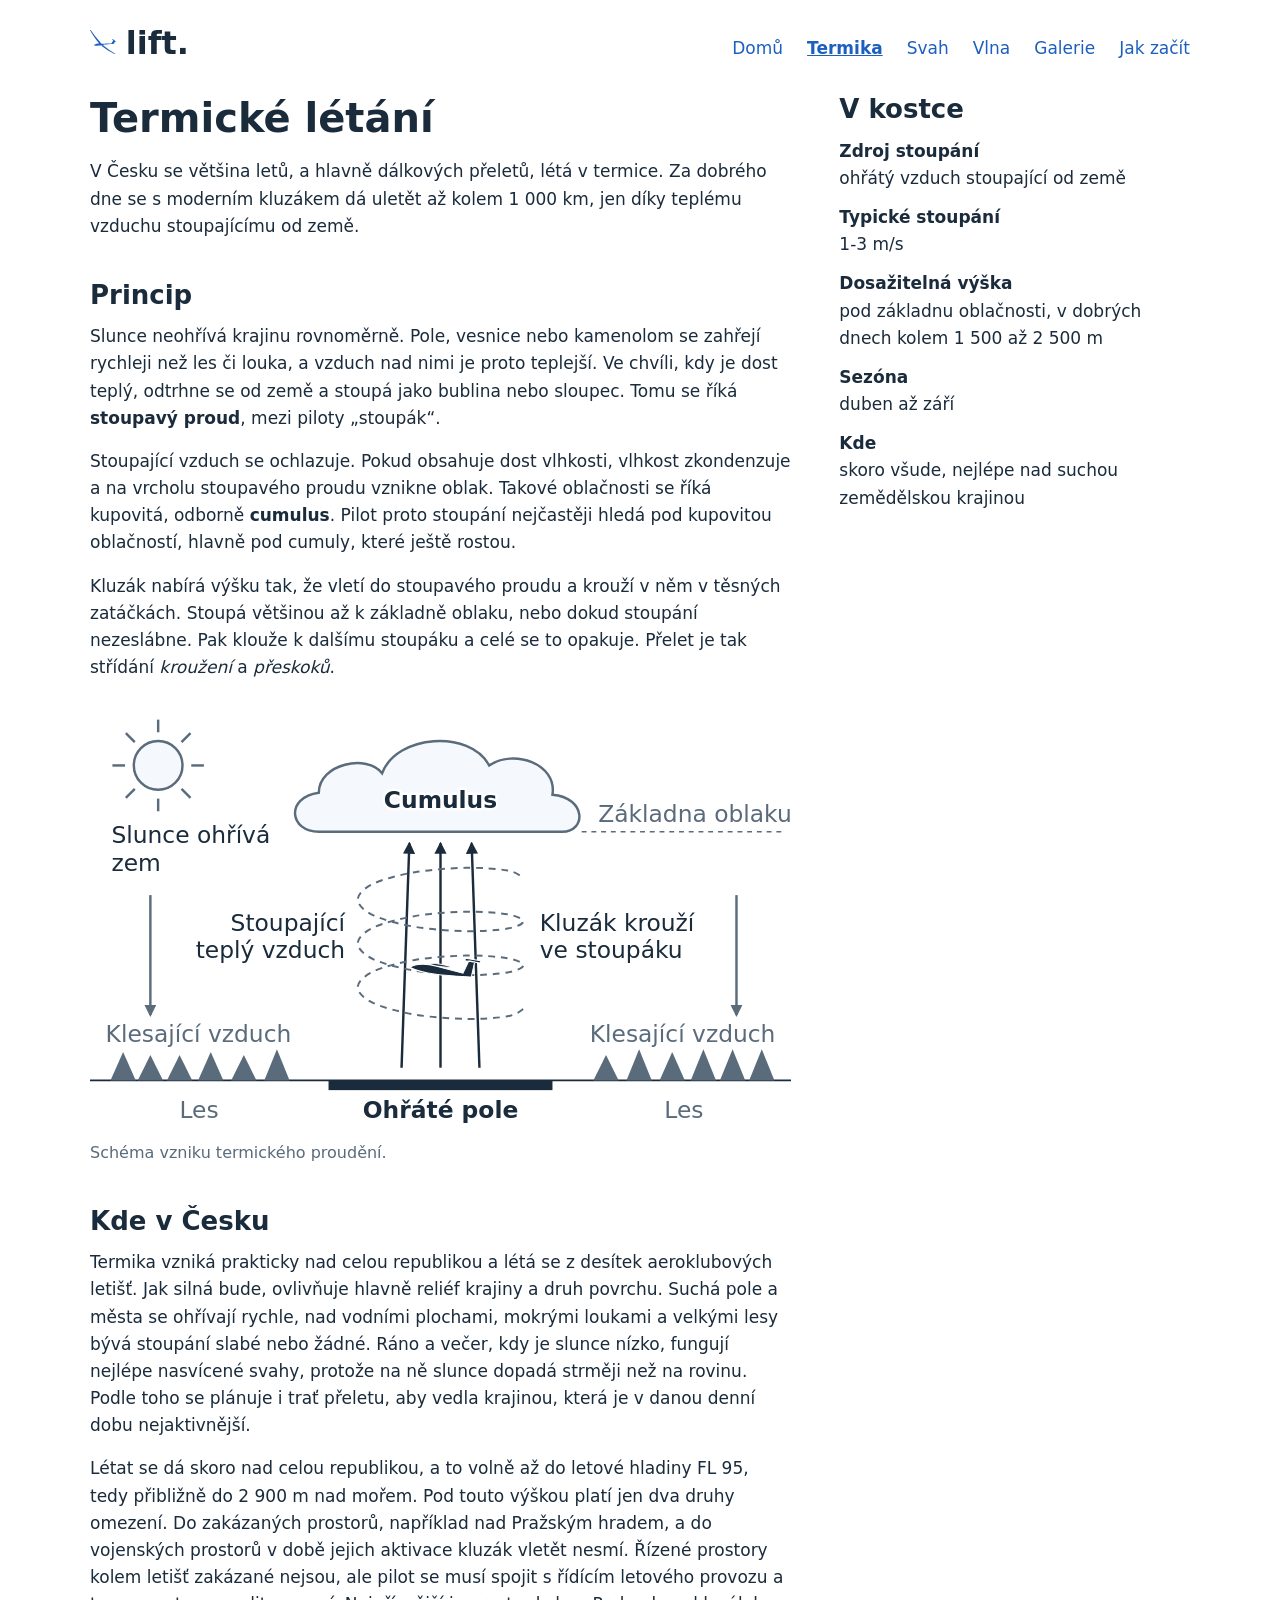
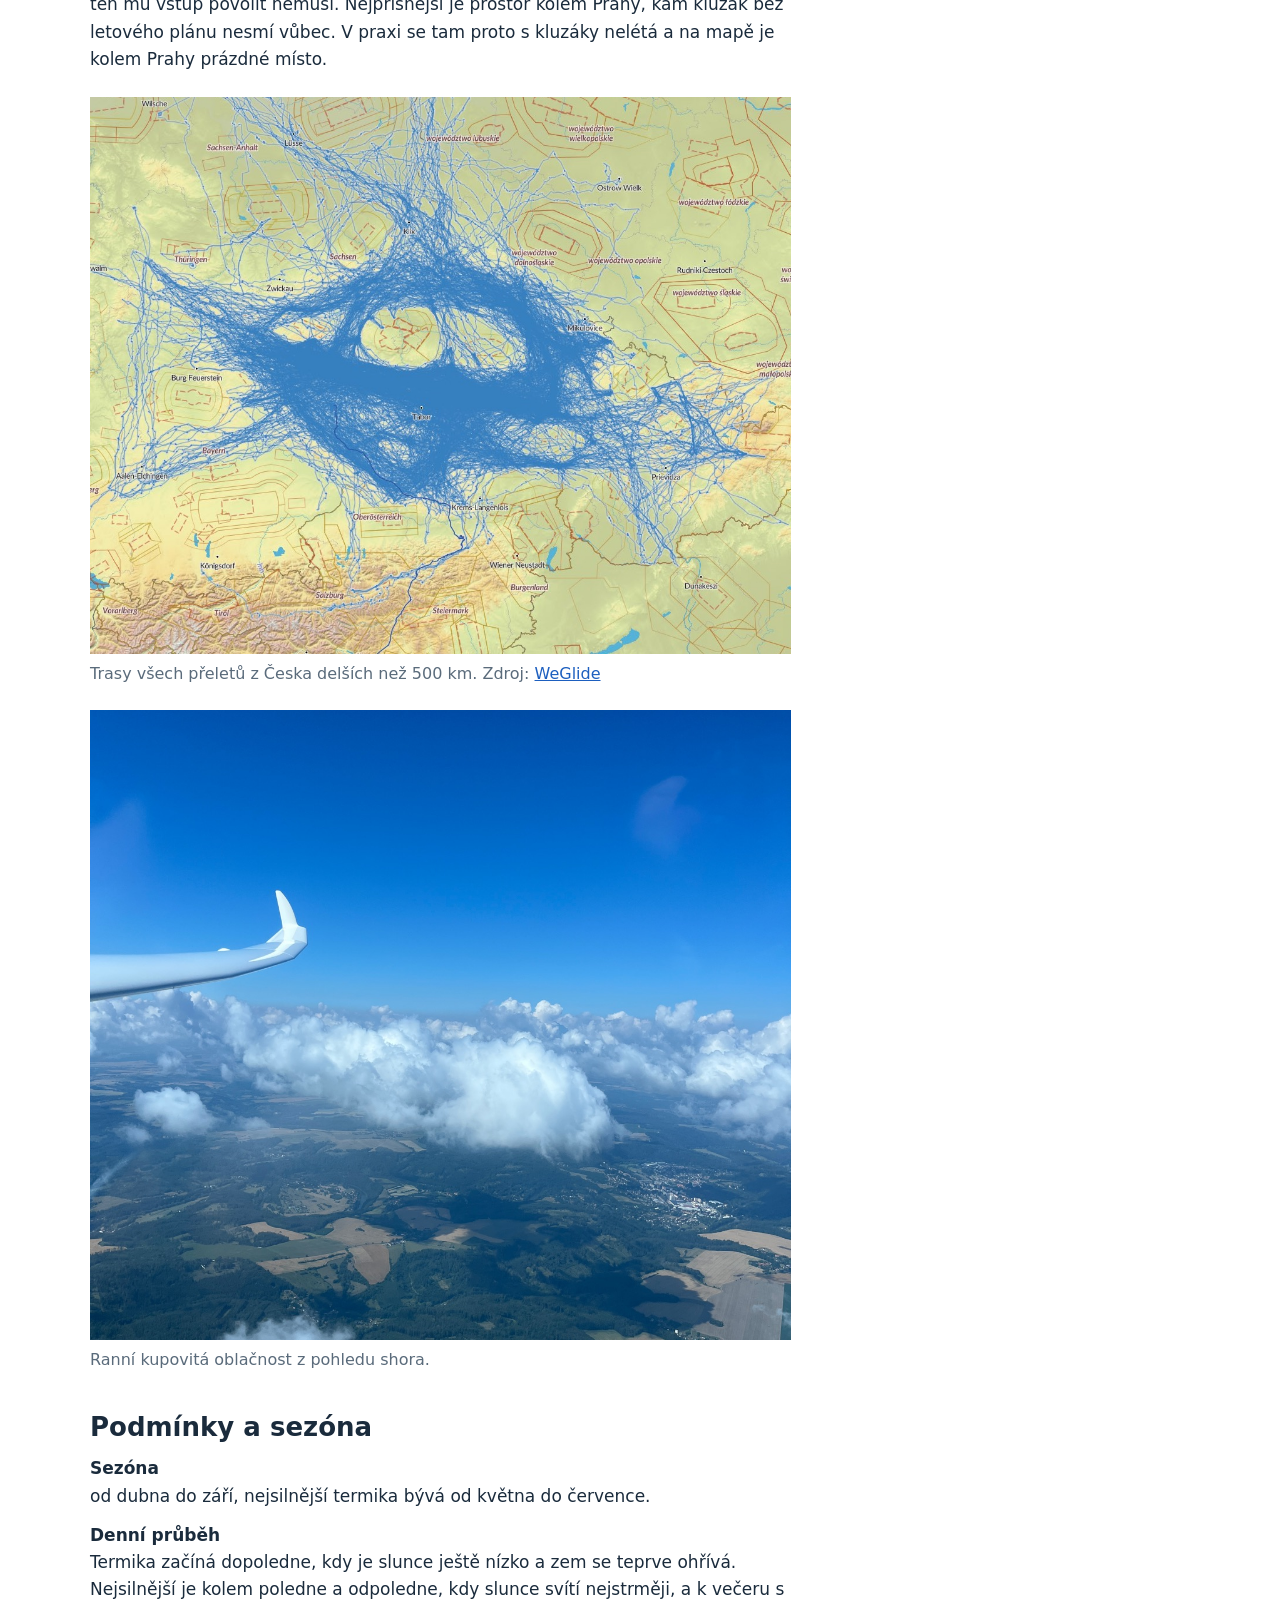
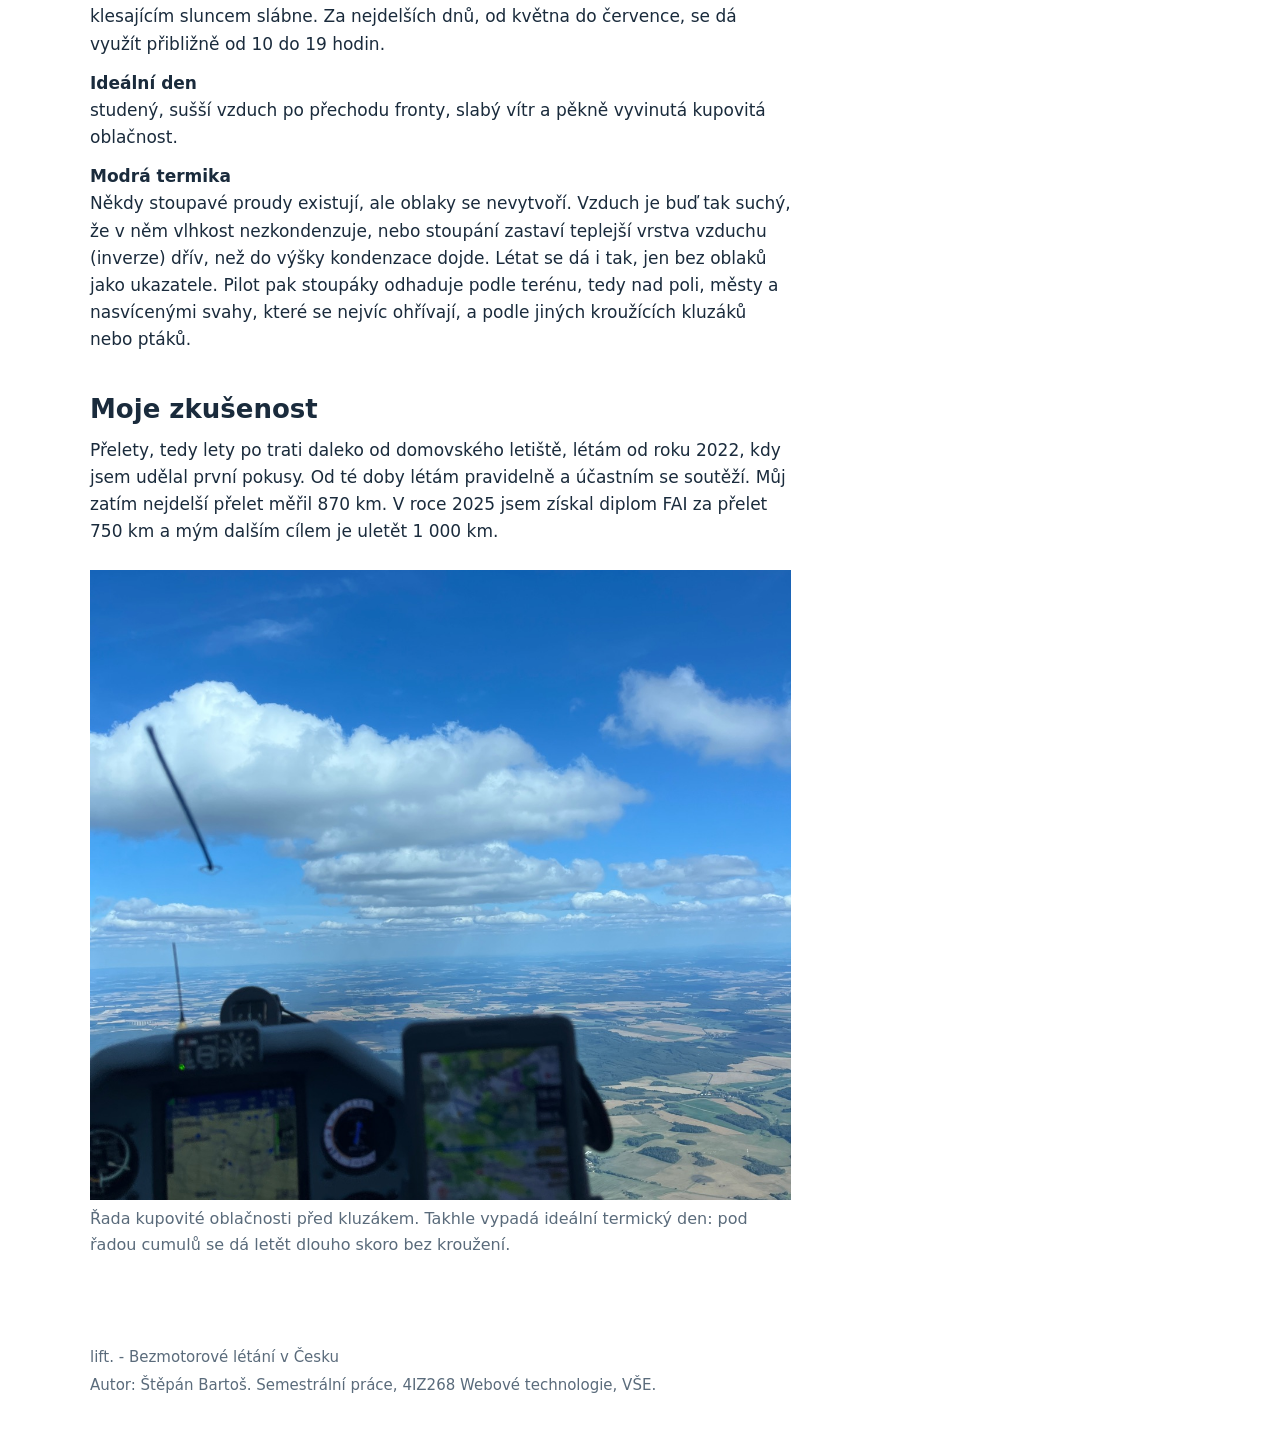
<file: termicke-letani.html>
<!doctype html>
<html lang="cs">
<head>
  <meta charset="utf-8">
  <meta name="viewport" content="width=device-width, initial-scale=1">
  <title>Termické létání | lift.</title>
  <meta name="description" content="Jak kluzák stoupá v termice, kde se v Česku termicky létá, jaké podmínky k tomu patří a osobní zkušenosti plachtaře.">
  <link rel="icon" href="favicon.png" type="image/png" sizes="32x32">
  <link rel="icon" href="favicon.svg" type="image/svg+xml">
  <link rel="stylesheet" href="css/style.css">
</head>
<body>
  <a href="#obsah">Přejít na obsah</a>

  <header>
    <p><a href="index.html"><img src="img/logo.svg" alt="" width="37" height="34">lift.</a></p>
    <nav aria-label="Hlavní navigace">
      <ul>
        <li><a href="index.html">Domů</a></li>
        <li><a href="termicke-letani.html" aria-current="page">Termika</a></li>
        <li><a href="svahove-letani.html">Svah</a></li>
        <li><a href="vlnove-letani.html">Vlna</a></li>
        <li><a href="galerie.html">Galerie</a></li>
        <li><a href="jak-zacit.html">Jak začít</a></li>
      </ul>
    </nav>
  </header>

  <main id="obsah">
    <article>
      <h1>Termické létání</h1>
      <p>V Česku se většina letů, a hlavně dálkových přeletů, létá v termice. Za dobrého dne se s moderním kluzákem dá uletět až kolem 1 000 km, jen díky teplému vzduchu stoupajícímu od země.</p>

      <section aria-labelledby="princip">
        <h2 id="princip">Princip</h2>
        <p>Slunce neohřívá krajinu rovnoměrně. Pole, vesnice nebo kamenolom se zahřejí rychleji než les či louka, a vzduch nad nimi je proto teplejší. Ve chvíli, kdy je dost teplý, odtrhne se od země a stoupá jako bublina nebo sloupec. Tomu se říká <strong>stoupavý proud</strong>, mezi piloty „stoupák“.</p>
        <p>Stoupající vzduch se ochlazuje. Pokud obsahuje dost vlhkosti, vlhkost zkondenzuje a na vrcholu stoupavého proudu vznikne oblak. Takové oblačnosti se říká kupovitá, odborně <strong>cumulus</strong>. Pilot proto stoupání nejčastěji hledá pod kupovitou oblačností, hlavně pod cumuly, které ještě rostou.</p>
        <p>Kluzák nabírá výšku tak, že vletí do stoupavého proudu a krouží v něm v těsných zatáčkách. Stoupá většinou až k základně oblaku, nebo dokud stoupání nezeslábne. Pak klouže k dalšímu stoupáku a celé se to opakuje. Přelet je tak střídání <em>kroužení</em> a <em>přeskoků</em>.</p>
        <figure>
          <img src="img/schema-termika.svg" alt="Schéma termiky: slunce ohřívá pole mezi lesy, teplý vzduch nad polem stoupá ke kupovité oblačnosti, kluzák ve stoupáku krouží a po stranách vzduch klesá." width="720" height="440" loading="lazy">
          <figcaption>Schéma vzniku termického proudění.</figcaption>
        </figure>
      </section>

      <section aria-labelledby="kde">
        <h2 id="kde">Kde v Česku</h2>
        <p>Termika vzniká prakticky nad celou republikou a létá se z desítek aeroklubových letišť. Jak silná bude, ovlivňuje hlavně reliéf krajiny a druh povrchu. Suchá pole a města se ohřívají rychle, nad vodními plochami, mokrými loukami a velkými lesy bývá stoupání slabé nebo žádné. Ráno a večer, kdy je slunce nízko, fungují nejlépe nasvícené svahy, protože na ně slunce dopadá strměji než na rovinu. Podle toho se plánuje i trať přeletu, aby vedla krajinou, která je v danou denní dobu nejaktivnější.</p>
        <p>Létat se dá skoro nad celou republikou, a to volně až do letové hladiny FL 95, tedy přibližně do 2 900 m nad mořem. Pod touto výškou platí jen dva druhy omezení. Do zakázaných prostorů, například nad Pražským hradem, a do vojenských prostorů v době jejich aktivace kluzák vletět nesmí. Řízené prostory kolem letišť zakázané nejsou, ale pilot se musí spojit s řídícím letového provozu a ten mu vstup povolit nemusí. Nejpřísnější je prostor kolem Prahy, kam kluzák bez letového plánu nesmí vůbec. V praxi se tam proto s kluzáky nelétá a na mapě je kolem Prahy prázdné místo.</p>
        <figure>
          <img src="img/prelety-nad-500-km.jpg" alt="Mapa střední Evropy s tisíci modrých čar tras přeletů. Nejhustší jsou nad Čechami a Moravou, kolem Prahy je prázdné místo a jednotlivé trasy zasahují do Německa, Polska, Rakouska a na Slovensko." width="1120" height="890" loading="lazy">
          <figcaption>Trasy všech přeletů z Česka delších než 500 km. Zdroj: <a href="https://www.weglide.org/">WeGlide</a></figcaption>
        </figure>
        <figure>
          <img src="img/kridlo-nad-oblacnosti.jpg" alt="Konec křídla kluzáku nad kupovitou oblačností, pod ní lesy, pole a město." width="1200" height="1600" loading="lazy">
          <figcaption>Ranní kupovitá oblačnost z pohledu shora.</figcaption>
        </figure>
      </section>

      <section aria-labelledby="podminky">
        <h2 id="podminky">Podmínky a sezóna</h2>
        <dl>
          <dt>Sezóna</dt>
          <dd>od dubna do září, nejsilnější termika bývá od května do července.</dd>
          <dt>Denní průběh</dt>
          <dd>Termika začíná dopoledne, kdy je slunce ještě nízko a zem se teprve ohřívá. Nejsilnější je kolem poledne a odpoledne, kdy slunce svítí nejstrměji, a k večeru s klesajícím sluncem slábne. Za nejdelších dnů, od května do července, se dá využít přibližně od 10 do 19 hodin.</dd>
          <dt>Ideální den</dt>
          <dd>studený, sušší vzduch po přechodu fronty, slabý vítr a pěkně vyvinutá kupovitá oblačnost.</dd>
          <dt>Modrá termika</dt>
          <dd>Někdy stoupavé proudy existují, ale oblaky se nevytvoří. Vzduch je buď tak suchý, že v něm vlhkost nezkondenzuje, nebo stoupání zastaví teplejší vrstva vzduchu (inverze) dřív, než do výšky kondenzace dojde. Létat se dá i tak, jen bez oblaků jako ukazatele. Pilot pak stoupáky odhaduje podle terénu, tedy nad poli, městy a nasvícenými svahy, které se nejvíc ohřívají, a podle jiných kroužících kluzáků nebo ptáků.</dd>
        </dl>
      </section>

      <section aria-labelledby="zkusenost">
        <h2 id="zkusenost">Moje zkušenost</h2>
        <p>Přelety, tedy lety po trati daleko od domovského letiště, létám od roku 2022, kdy jsem udělal první pokusy. Od té doby létám pravidelně a účastním se soutěží. Můj zatím nejdelší přelet měřil 870 km. V roce 2025 jsem získal diplom FAI za přelet 750 km a mým dalším cílem je uletět 1 000 km.</p>
        <figure>
          <img src="img/kokpit-s-oblacnosti.jpg" alt="Pohled z kokpitu přes přístrojovou desku s navigací na kupovitou oblačnost nad rozlehlou krajinou." width="1200" height="1600" loading="lazy">
          <figcaption>Řada kupovité oblačnosti před kluzákem. Takhle vypadá ideální termický den: pod řadou cumulů se dá letět dlouho skoro bez kroužení.</figcaption>
        </figure>
      </section>
    </article>

    <aside aria-labelledby="v-kostce">
      <h2 id="v-kostce">V kostce</h2>
      <dl>
        <dt>Zdroj stoupání</dt>
        <dd>ohřátý vzduch stoupající od země</dd>
        <dt>Typické stoupání</dt>
        <dd>1-3 m/s</dd>
        <dt>Dosažitelná výška</dt>
        <dd>pod základnu oblačnosti, v dobrých dnech kolem 1 500 až 2 500 m</dd>
        <dt>Sezóna</dt>
        <dd>duben až září</dd>
        <dt>Kde</dt>
        <dd>skoro všude, nejlépe nad suchou zemědělskou krajinou</dd>
      </dl>
    </aside>
  </main>

  <footer>
    <p>lift. - Bezmotorové létání v Česku</p>
    <p>Autor: Štěpán Bartoš. Semestrální práce, 4IZ268 Webové technologie, VŠE.</p>
  </footer>
</body>
</html>
</file>
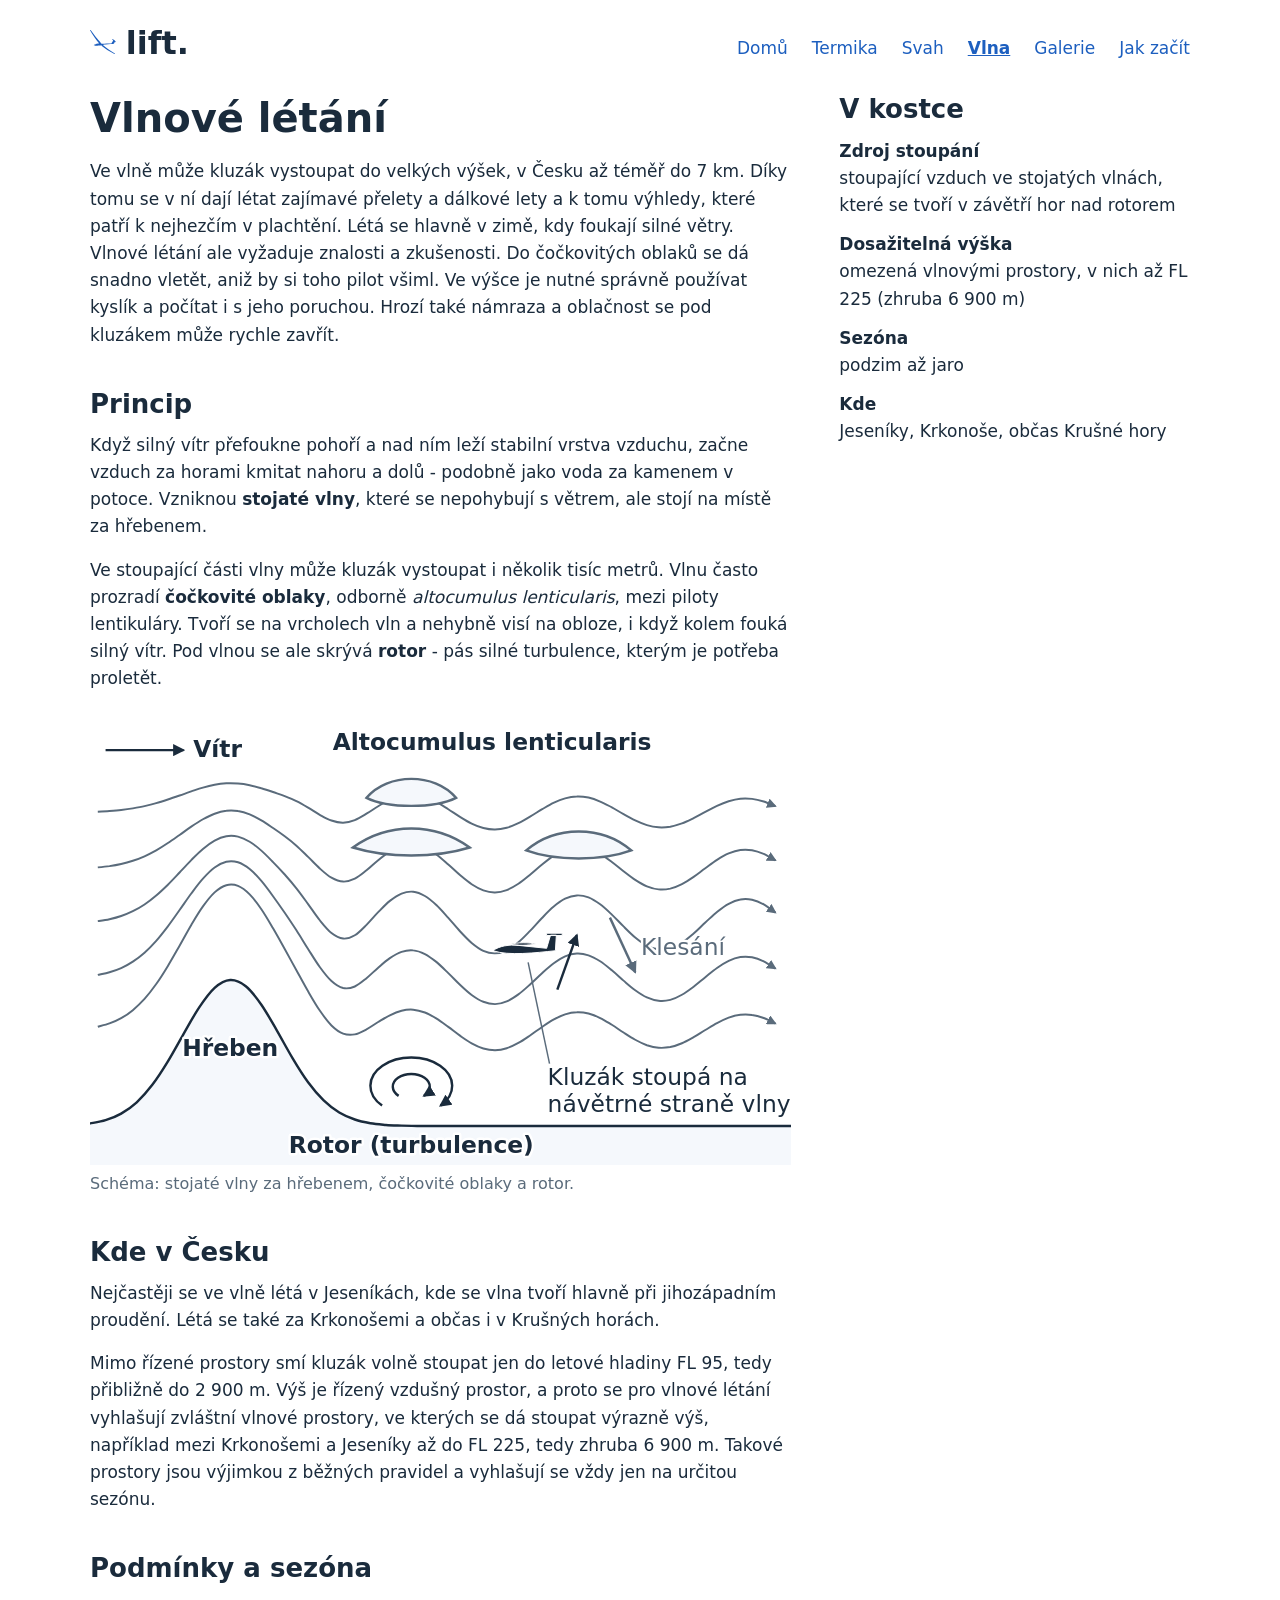
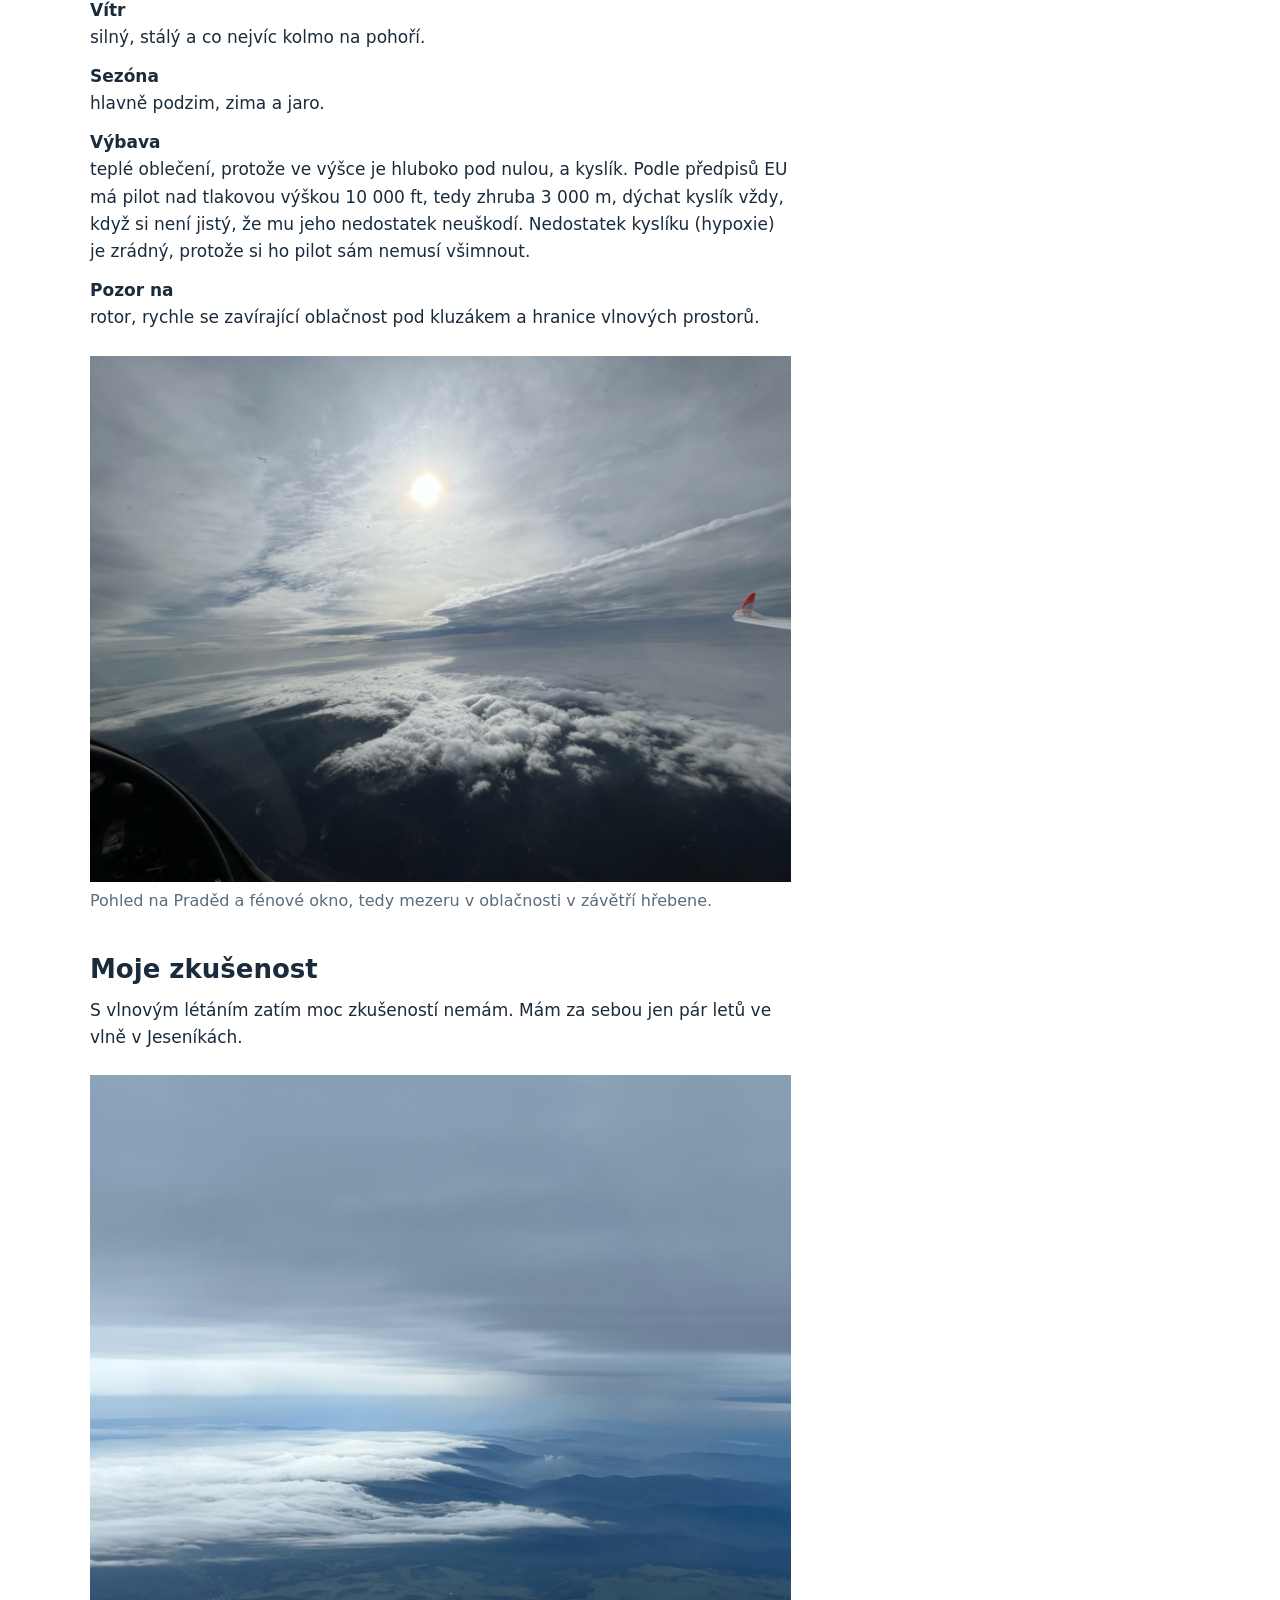
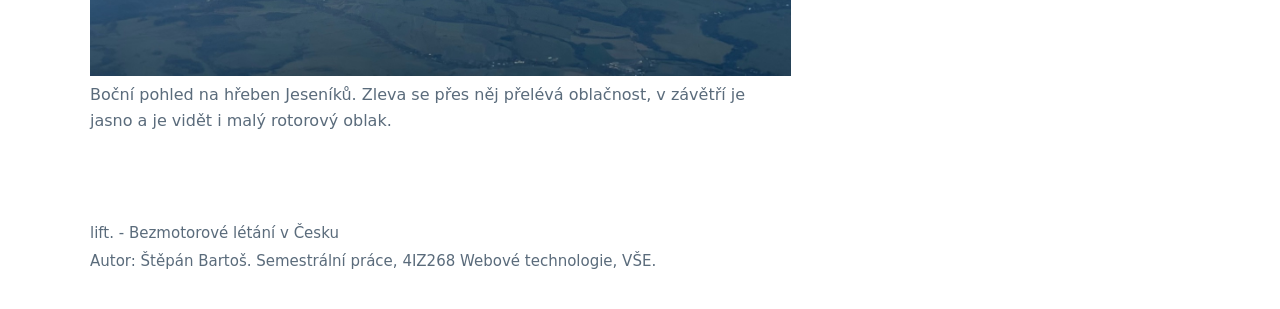
<file: vlnove-letani.html>
<!doctype html>
<html lang="cs">
<head>
  <meta charset="utf-8">
  <meta name="viewport" content="width=device-width, initial-scale=1">
  <title>Vlnové létání | lift.</title>
  <meta name="description" content="Jak kluzák stoupá ve vlnovém proudění za horami, kde se v Česku ve vlně létá, jaké podmínky k tomu patří a osobní zkušenosti plachtaře.">
  <link rel="icon" href="favicon.png" type="image/png" sizes="32x32">
  <link rel="icon" href="favicon.svg" type="image/svg+xml">
  <link rel="stylesheet" href="css/style.css">
</head>
<body>
  <a href="#obsah">Přejít na obsah</a>

  <header>
    <p><a href="index.html"><img src="img/logo.svg" alt="" width="37" height="34">lift.</a></p>
    <nav aria-label="Hlavní navigace">
      <ul>
        <li><a href="index.html">Domů</a></li>
        <li><a href="termicke-letani.html">Termika</a></li>
        <li><a href="svahove-letani.html">Svah</a></li>
        <li><a href="vlnove-letani.html" aria-current="page">Vlna</a></li>
        <li><a href="galerie.html">Galerie</a></li>
        <li><a href="jak-zacit.html">Jak začít</a></li>
      </ul>
    </nav>
  </header>

  <main id="obsah">
    <article>
      <h1>Vlnové létání</h1>
      <p>Ve vlně může kluzák vystoupat do velkých výšek, v Česku až téměř do 7 km. Díky tomu se v ní dají létat zajímavé přelety a dálkové lety a k tomu výhledy, které patří k nejhezčím v plachtění. Létá se hlavně v zimě, kdy foukají silné větry. Vlnové létání ale vyžaduje znalosti a zkušenosti. Do čočkovitých oblaků se dá snadno vletět, aniž by si toho pilot všiml. Ve výšce je nutné správně používat kyslík a počítat i s jeho poruchou. Hrozí také námraza a oblačnost se pod kluzákem může rychle zavřít.</p>

      <section aria-labelledby="princip">
        <h2 id="princip">Princip</h2>
        <p>Když silný vítr přefoukne pohoří a nad ním leží stabilní vrstva vzduchu, začne vzduch za horami kmitat nahoru a dolů - podobně jako voda za kamenem v potoce. Vzniknou <strong>stojaté vlny</strong>, které se nepohybují s větrem, ale stojí na místě za hřebenem.</p>
        <p>Ve stoupající části vlny může kluzák vystoupat i několik tisíc metrů. Vlnu často prozradí <strong>čočkovité oblaky</strong>, odborně <em>altocumulus lenticularis</em>, mezi piloty lentikuláry. Tvoří se na vrcholech vln a nehybně visí na obloze, i když kolem fouká silný vítr. Pod vlnou se ale skrývá <strong>rotor</strong> - pás silné turbulence, kterým je potřeba proletět.</p>
        <figure>
          <img src="img/schema-vlna.svg" alt="Schéma vlny: vítr přefukuje horský hřeben a v závětří kmitá nahoru a dolů. Na vrcholech vln visí čočkovité oblaky (altocumulus lenticularis), pod první vlnou se točí rotor a kluzák stoupá na návětrné straně vlny." width="720" height="460" loading="lazy">
          <figcaption>Schéma: stojaté vlny za hřebenem, čočkovité oblaky a rotor.</figcaption>
        </figure>
      </section>

      <section aria-labelledby="kde">
        <h2 id="kde">Kde v Česku</h2>
        <p>Nejčastěji se ve vlně létá v Jeseníkách, kde se vlna tvoří hlavně při jihozápadním proudění. Létá se také za Krkonošemi a občas i v Krušných horách.</p>
        <p>Mimo řízené prostory smí kluzák volně stoupat jen do letové hladiny FL 95, tedy přibližně do 2 900 m. Výš je řízený vzdušný prostor, a proto se pro vlnové létání vyhlašují zvláštní vlnové prostory, ve kterých se dá stoupat výrazně výš, například mezi Krkonošemi a Jeseníky až do FL 225, tedy zhruba 6 900 m. Takové prostory jsou výjimkou z běžných pravidel a vyhlašují se vždy jen na určitou sezónu.</p>
      </section>

      <section aria-labelledby="podminky">
        <h2 id="podminky">Podmínky a sezóna</h2>
        <dl>
          <dt>Vítr</dt>
          <dd>silný, stálý a co nejvíc kolmo na pohoří.</dd>
          <dt>Sezóna</dt>
          <dd>hlavně podzim, zima a jaro.</dd>
          <dt>Výbava</dt>
          <dd>teplé oblečení, protože ve výšce je hluboko pod nulou, a kyslík. Podle předpisů EU má pilot nad tlakovou výškou 10 000 ft, tedy zhruba 3 000 m, dýchat kyslík vždy, když si není jistý, že mu jeho nedostatek neuškodí. Nedostatek kyslíku (hypoxie) je zrádný, protože si ho pilot sám nemusí všimnout.</dd>
          <dt>Pozor na</dt>
          <dd>rotor, rychle se zavírající oblačnost pod kluzákem a hranice vlnových prostorů.</dd>
        </dl>
        <figure>
          <img src="img/slunce-nad-oblacnosti.jpg" alt="Pohled z kokpitu na hřeben Jeseníků s Pradědem pod oblačností. Nad ním se v oblačnosti otvírá mezera (fénové okno), slunce svítí přes závoj vysoké oblačnosti a vpravo je konec křídla." width="1600" height="1200" loading="lazy">
          <figcaption>Pohled na Praděd a fénové okno, tedy mezeru v oblačnosti v závětří hřebene.</figcaption>
        </figure>
      </section>

      <section aria-labelledby="zkusenost">
        <h2 id="zkusenost">Moje zkušenost</h2>
        <p>S vlnovým létáním zatím moc zkušeností nemám. Mám za sebou jen pár letů ve vlně v Jeseníkách.</p>
        <figure>
          <img src="img/oblacnost-pres-hreben.jpg" alt="Boční pohled z výšky na horský hřeben, přes který se zleva přelévá bílá oblačnost. Za hřebenem je jasno, nad údolím visí malý obláček a nahoře leží souvislá šedá vrstva mraků." width="1600" height="1370" loading="lazy">
          <figcaption>Boční pohled na hřeben Jeseníků. Zleva se přes něj přelévá oblačnost, v závětří je jasno a je vidět i malý rotorový oblak.</figcaption>
        </figure>
      </section>
    </article>

    <aside aria-labelledby="v-kostce">
      <h2 id="v-kostce">V kostce</h2>
      <dl>
        <dt>Zdroj stoupání</dt>
        <dd>stoupající vzduch ve stojatých vlnách, které se tvoří v závětří hor nad rotorem</dd>
        <dt>Dosažitelná výška</dt>
        <dd>omezená vlnovými prostory, v nich až FL 225 (zhruba 6 900 m)</dd>
        <dt>Sezóna</dt>
        <dd>podzim až jaro</dd>
        <dt>Kde</dt>
        <dd>Jeseníky, Krkonoše, občas Krušné hory</dd>
      </dl>
    </aside>
  </main>

  <footer>
    <p>lift. - Bezmotorové létání v Česku</p>
    <p>Autor: Štěpán Bartoš. Semestrální práce, 4IZ268 Webové technologie, VŠE.</p>
  </footer>
</body>
</html>
</file>
<file: css/style.css>
:root {
  --bg: #ffffff;
  --bg-soft: #f5f8fc;
  --text: #1a2b3c;
  --text-muted: #5a6b7b;
  --accent: #1d5fbf;
  --accent-dark: #0a3d7a;
  --line: #dde3ea;
}

*,
*::before,
*::after {
  box-sizing: border-box;
}

html {
  color-scheme: light;
}

body {
  margin: 0;
  padding: 0 1rem 2rem;
  background-color: var(--bg);
  color: var(--text);
  font-family: system-ui, "Segoe UI", Roboto, "Helvetica Neue", Arial, sans-serif;
  font-size: 1.0625rem;
  line-height: 1.6;
  overflow-wrap: break-word;
}

h1,
h2,
h3 {
  line-height: 1.2;
}

h1 {
  margin: 2rem 0 1rem;
  font-size: 2.5rem;
  font-weight: 800;
}

h2 {
  margin: 2.5rem 0 0.75rem;
  font-size: 1.625rem;
  font-weight: 700;
}

h3 {
  margin: 1.5rem 0 0.5rem;
  font-size: 1.25rem;
  font-weight: 600;
}

p,
ul,
ol,
dl {
  margin: 0 0 1rem;
}

p,
li,
dd,
figcaption {
  max-width: 70ch;
}

li {
  margin-bottom: 0.35rem;
}

dt {
  margin-top: 0.75rem;
  font-weight: 700;
}

dd {
  margin: 0;
}

main > article dt:first-child {
  margin-top: 0;
}

abbr[title] {
  text-decoration: underline dotted;
  cursor: help;
}

a:link,
a:visited {
  color: var(--accent);
  text-decoration: underline;
}

a:hover {
  color: var(--accent-dark);
}

a:focus-visible {
  outline: 2px solid var(--accent);
  outline-offset: 2px;
}

body > a[href="#obsah"] {
  position: absolute;
  top: 0.5rem;
  left: -100vw;
  z-index: 10;
  padding: 0.25rem 0.5rem;
  background-color: var(--bg);
}

body > a[href="#obsah"]:focus {
  left: 1rem;
}

header > p:first-child {
  margin: 0;
  font-size: 2rem;
  font-weight: 800;
  line-height: 1.2;
}

header > p:first-child a:link,
header > p:first-child a:visited {
  color: var(--text);
  text-decoration: none;
}

header > p:first-child a:hover {
  color: var(--accent-dark);
}

header > p:first-child img {
  display: inline-block;
  width: auto;
  height: 0.75em;
  margin-right: 0.3em;
  vertical-align: baseline;
}

nav a:link,
nav a:visited {
  text-decoration: none;
}

nav a[aria-current="page"]:link,
nav a[aria-current="page"]:visited {
  font-weight: 700;
  text-decoration: underline;
}

img {
  display: block;
  max-width: 100%;
  height: auto;
  font-style: italic;
}

figure {
  margin: 1.5rem 0;
}

figure img {
  width: auto;
  max-height: 75vh;
}

figcaption {
  margin-top: 0.4rem;
  color: var(--text-muted);
  font-size: 1rem;
}

aside h2 {
  margin-top: 2rem;
}

aside dl {
  margin-bottom: 0;
}

table {
  border-collapse: collapse;
}

th,
td {
  padding: 0.4rem 0.6rem;
  border: 1px solid var(--line);
  text-align: left;
}

footer {
  margin-top: 4rem;
  color: var(--text-muted);
  font-size: 0.9375rem;
}

footer p {
  margin-bottom: 0.25rem;
}

header,
main,
footer {
  max-width: 68.75rem;
  margin-right: auto;
  margin-left: auto;
}

header {
  display: grid;
  grid-template-columns: auto 1fr;
  align-content: start;
  align-items: baseline;
  column-gap: 2rem;
  padding-top: 1.5rem;
}

header > nav {
  grid-column: 2;
  justify-self: end;
}

nav ul {
  display: flex;
  flex-wrap: wrap;
  justify-content: flex-end;
  gap: 0.25rem 1.5rem;
  margin: 0;
  padding: 0;
  list-style: none;
}

nav li {
  margin: 0;
}

#uvod {
  position: relative;
  grid-template-rows: auto minmax(1.5rem, 1fr) minmax(auto, calc(70vh / 3 - 1.5rem));
  min-height: 70vh;
  max-width: none;
  margin-right: -1rem;
  margin-left: -1rem;
  padding: 1.5rem max(1rem, calc((100% + 2rem - 68.75rem) / 2));
  background: var(--text) url("../img/kluzak-na-letisti.jpg") center bottom / cover no-repeat;
  color: var(--bg);
}

#uvod::before {
  content: "";
  position: absolute;
  inset: 0;
  background-image: linear-gradient(to bottom, rgba(26, 43, 60, 0.54) 0, rgba(26, 43, 60, 0.64) 20%, rgba(26, 43, 60, 0.72) 100%);
}

#uvod > * {
  position: relative;
}

#uvod > hgroup {
  display: flex;
  flex-direction: column;
  justify-content: center;
  grid-column: 1 / -1;
  grid-row: -2 / -1;
  align-self: stretch;
}

#uvod > hgroup > h1 {
  margin-top: 0;
}

#uvod > hgroup > p {
  margin-bottom: 0;
}

#uvod a:link,
#uvod a:visited {
  color: var(--bg);
}

#uvod a:hover {
  color: var(--line);
}

#uvod a:focus-visible {
  outline-color: var(--bg);
}

#uvod img {
  filter: brightness(0) invert(1);
}

main {
  display: grid;
  grid-template-columns: 2fr 1fr;
  column-gap: 3rem;
}

main > * {
  grid-column: 1 / -1;
  min-width: 0;
}

main > article {
  grid-column: 1;
}

main > aside {
  grid-column: 2;
}

section[aria-labelledby="typy-letani"] {
  display: grid;
  grid-template-columns: repeat(3, 1fr);
  column-gap: 2rem;
}

section[aria-labelledby="typy-letani"] > h2 {
  grid-column: 1 / -1;
}

section[aria-labelledby="typy-letani"] > article {
  min-width: 0;
}

section[aria-labelledby="typy-letani"] img {
  display: block;
  width: 100%;
  max-width: 15rem;
  margin-inline: auto;
}

section[aria-labelledby="galerie"] ul,
section[aria-labelledby="fotky"] ul {
  display: grid;
  grid-template-columns: repeat(3, 1fr);
  gap: 1rem;
  margin: 0 0 1rem;
  padding: 0;
  list-style: none;
}

section[aria-labelledby="galerie"] li,
section[aria-labelledby="fotky"] li {
  min-width: 0;
  max-width: none;
  margin: 0;
}

section[aria-labelledby="galerie"] figure,
section[aria-labelledby="fotky"] figure {
  margin: 0;
}

section[aria-labelledby="galerie"] img,
section[aria-labelledby="fotky"] img {
  width: 100%;
  max-height: none;
  object-fit: cover;
}

section[aria-labelledby="galerie"] img {
  aspect-ratio: 4 / 3;
}

section[aria-labelledby="fotky"] img {
  aspect-ratio: 1 / 1;
}

@media screen {
  main > article figure img:not([src$=".svg"]):not([src*="prelety"]) {
    width: 100%;
    max-height: 70vh;
    object-fit: cover;
  }
}

@media screen and (min-width: 43.75rem) and (min-height: 34rem) {
  main > aside {
    position: sticky;
    top: 2rem;
    align-self: start;
    margin-top: 2rem;
  }

  main > aside h2 {
    margin-top: 0;
  }
}

@media screen and (max-width: 43.74rem) {
  h1 {
    font-size: 2rem;
  }

  header {
    grid-template-columns: 1fr;
  }

  header > nav {
    grid-column: 1;
    justify-self: start;
    margin-top: 0.75rem;
  }

  #uvod {
    grid-template-rows: auto auto minmax(1.5rem, 1fr) minmax(auto, calc(70vh / 3 - 1.5rem));
  }

  nav ul {
    justify-content: flex-start;
  }

  main,
  section[aria-labelledby="typy-letani"] {
    display: block;
  }

  section[aria-labelledby="fotky"] ul {
    grid-template-columns: repeat(2, 1fr);
  }
}

@media screen and (max-width: 30rem) {
  h1 {
    font-size: 1.75rem;
  }

  h2 {
    font-size: 1.4rem;
  }

  nav ul {
    gap: 0.5rem 1.25rem;
  }

  section[aria-labelledby="galerie"] ul {
    grid-template-columns: 1fr;
  }
}

@media print {
  @page {
    margin: 2cm;
  }

  :root {
    --text: #000000;
    --text-muted: #333333;
    --accent: #000000;
    --accent-dark: #000000;
  }

  body {
    padding: 0;
    font-size: 12pt;
    line-height: 1.4;
  }

  body > a[href="#obsah"],
  header > nav,
  section[aria-labelledby="typy-letani"] img,
  section[aria-labelledby="galerie"] {
    display: none;
  }

  header,
  main,
  footer {
    max-width: none;
  }

  header {
    padding-top: 0;
  }

  #uvod {
    display: block;
    min-height: 0;
    margin-right: 0;
    margin-left: 0;
    padding: 0;
    background: none;
    color: var(--text);
  }

  #uvod::before {
    display: none;
  }

  #uvod > * {
    position: static;
  }

  #uvod > hgroup > h1 {
    margin-top: 2rem;
  }

  #uvod a:link,
  #uvod a:visited {
    color: var(--text);
  }

  #uvod img {
    filter: none;
  }

  main,
  section[aria-labelledby="typy-letani"] {
    display: block;
  }

  p,
  li,
  dd,
  figcaption {
    max-width: none;
    orphans: 3;
    widows: 3;
  }

  h1,
  h2,
  h3 {
    break-after: avoid;
  }

  figure,
  aside {
    break-inside: avoid;
  }

  figure img {
    max-height: 9cm;
  }

  main a[href^="http"]::after {
    content: " (" attr(href) ")";
  }

  footer {
    margin-top: 2rem;
  }
}
</file>
